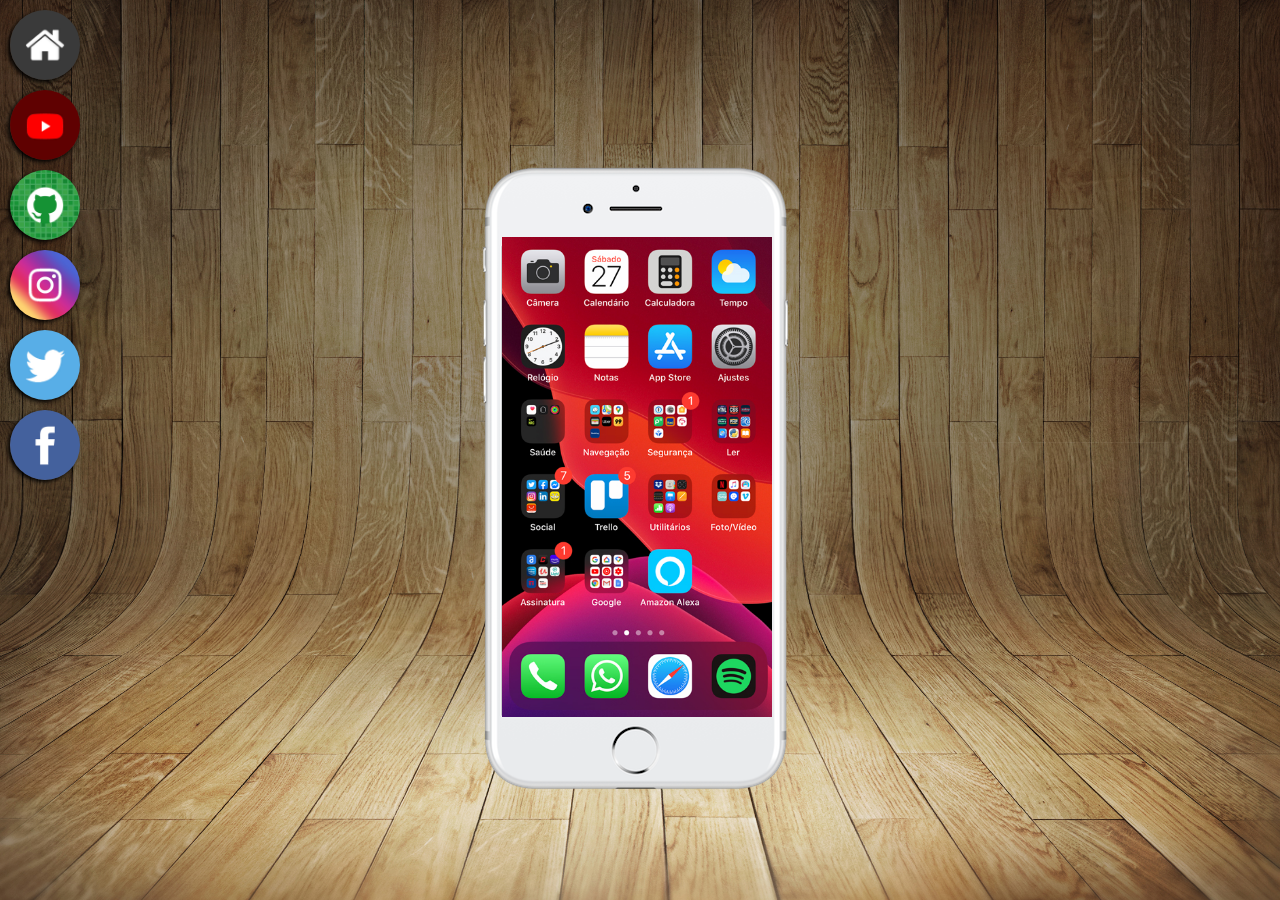
<file: index.html>
<!DOCTYPE html>
<html lang="en">
<head>
    <meta charset="UTF-8">
    <meta name="viewport" content="width=device-width, initial-scale=1.0">
    <title>Projeto rede social</title>
    <link rel="shortcut icon" href="favicon.ico" type="image/x-icon">
    <link rel="stylesheet" href="style.css">
</head>
<body>
    <header>

    </header>
    <section id="botoes">
        <a href="index.html"><img src="imagens/logo-home.jpg" target="" alt="" ></a>

        <a href="youtube.html" target="frame"><img src="imagens/logo-youtube.jpg" alt=""></a>

        <a href="git.html" target="frame"><img src="imagens/logo-github.jpg" alt="" ></a>

        <a href="instagram.html" target="frame"><img src="imagens/logo-instagram.jpg" alt="" srcset=""></a>

        <a href="twitter.html" target="frame"><img src="imagens/logo-twitter.jpg" alt=""></a>

        <a href="facebook.html" target="frame"><img src="imagens/logo-facebook.jpg" alt="" ></a>
    </section>
    <main>
        <section class="tela-celular" >
            <iframe class="frame" name="frame" id="tela" scrolling="yes"> </iframe>
        </section>

    </main>
</body>
</html>
</file>
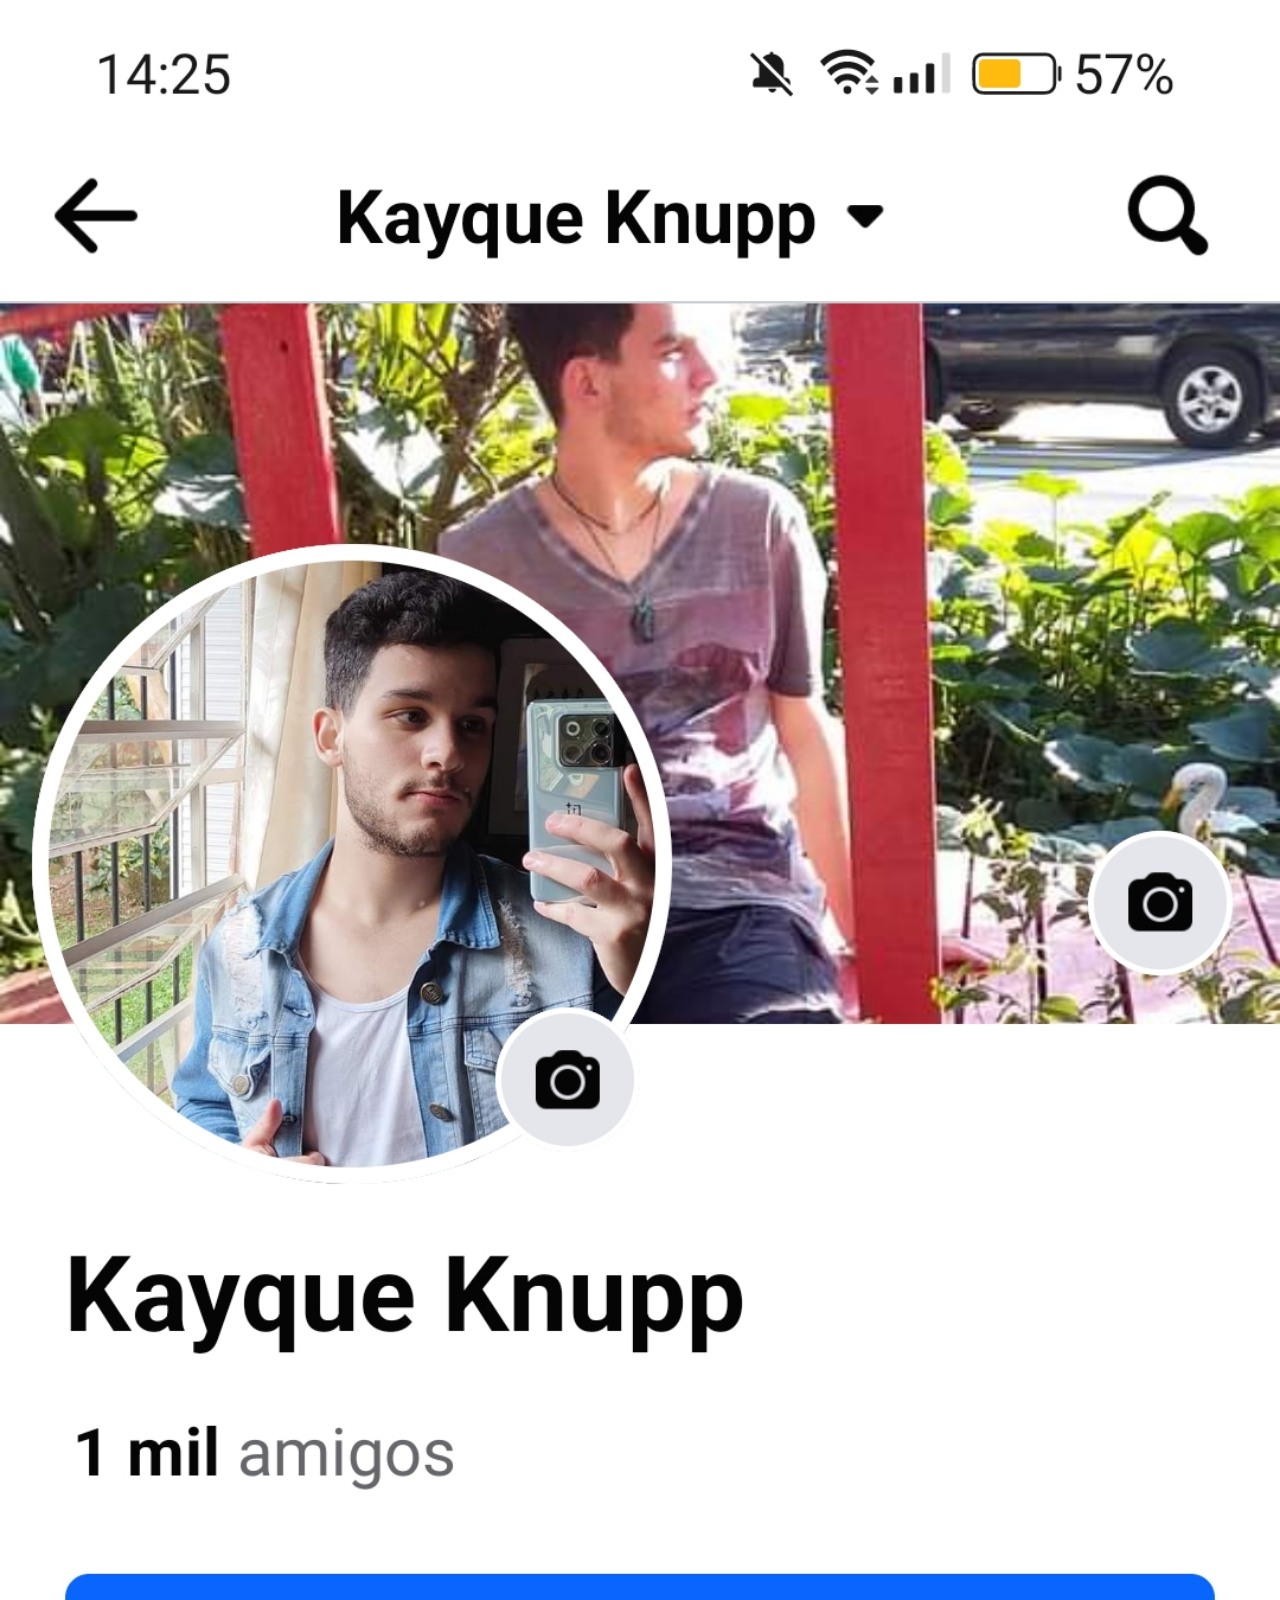
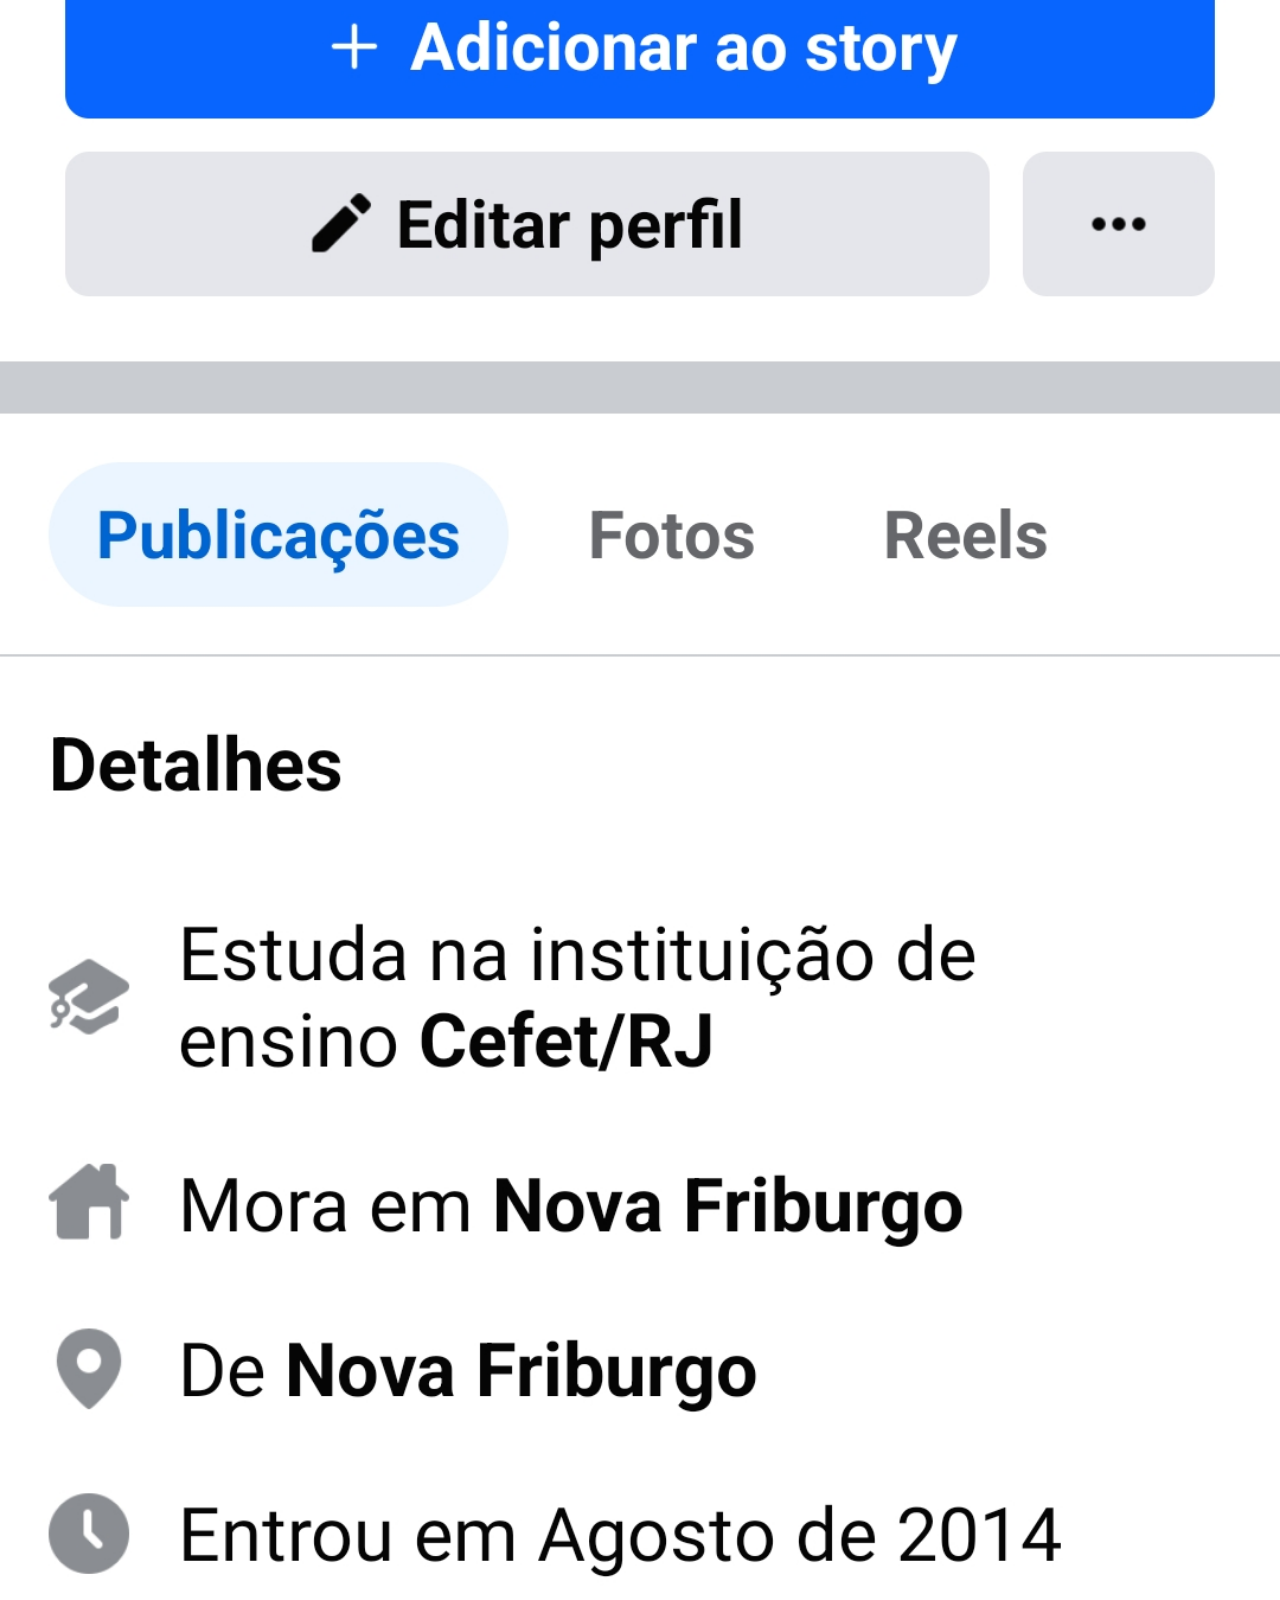
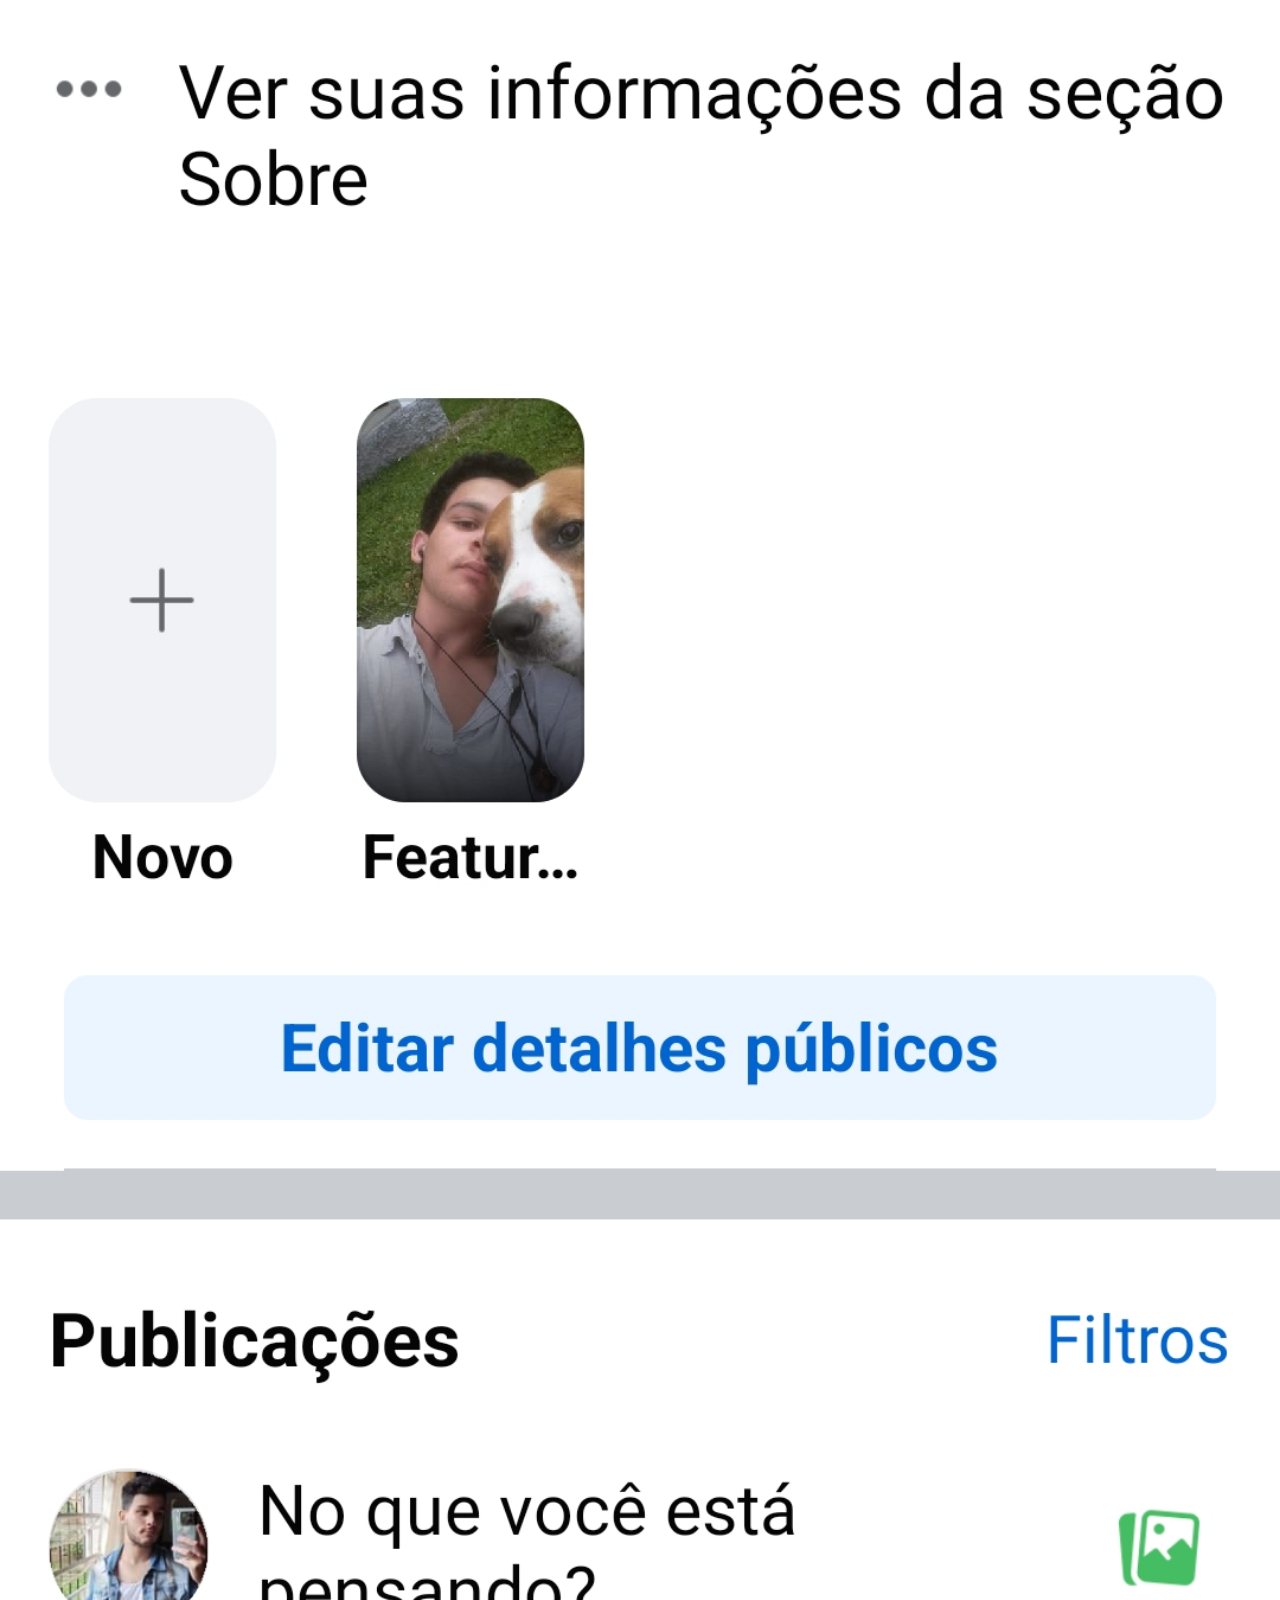
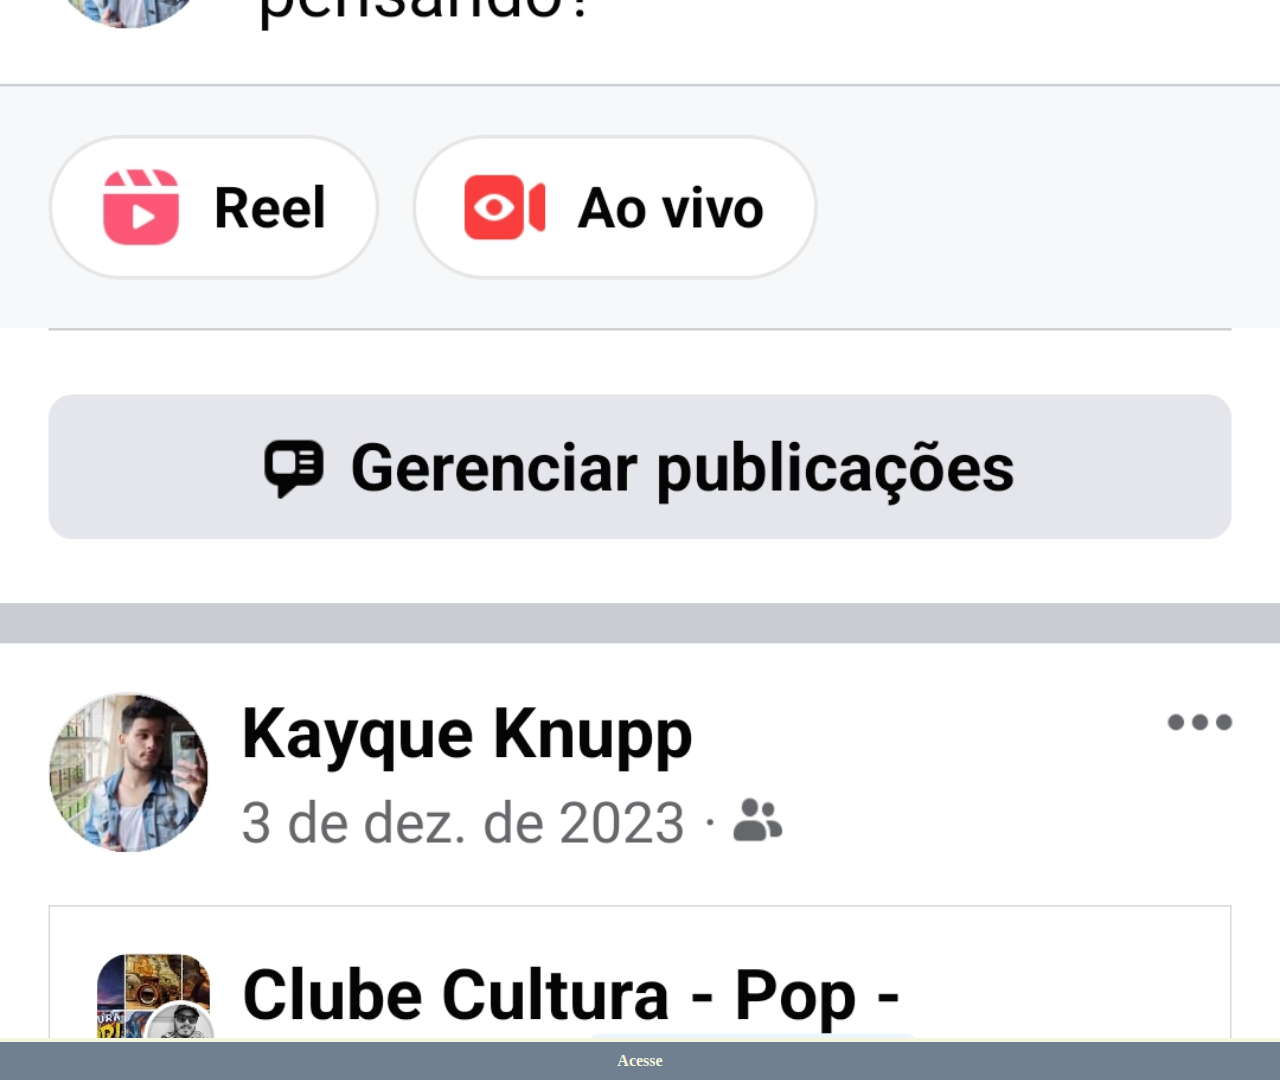
<file: facebook.html>
<!DOCTYPE html>
<html lang="pt-br">
<head>
    <meta charset="UTF-8">
    <meta name="viewport" content="width=device-width, initial-scale=1.0">
    <title>Facebook</title>
    <link rel="stylesheet" href="styleframe.css">
</head>
<body>
    <img src="imagens/tela-facebook.jpg" alt="" >
    <a href="https://www.facebook.com/kayque.knupp.3/" target="_blank">Acesse</a>
</body>
</html>
</file>
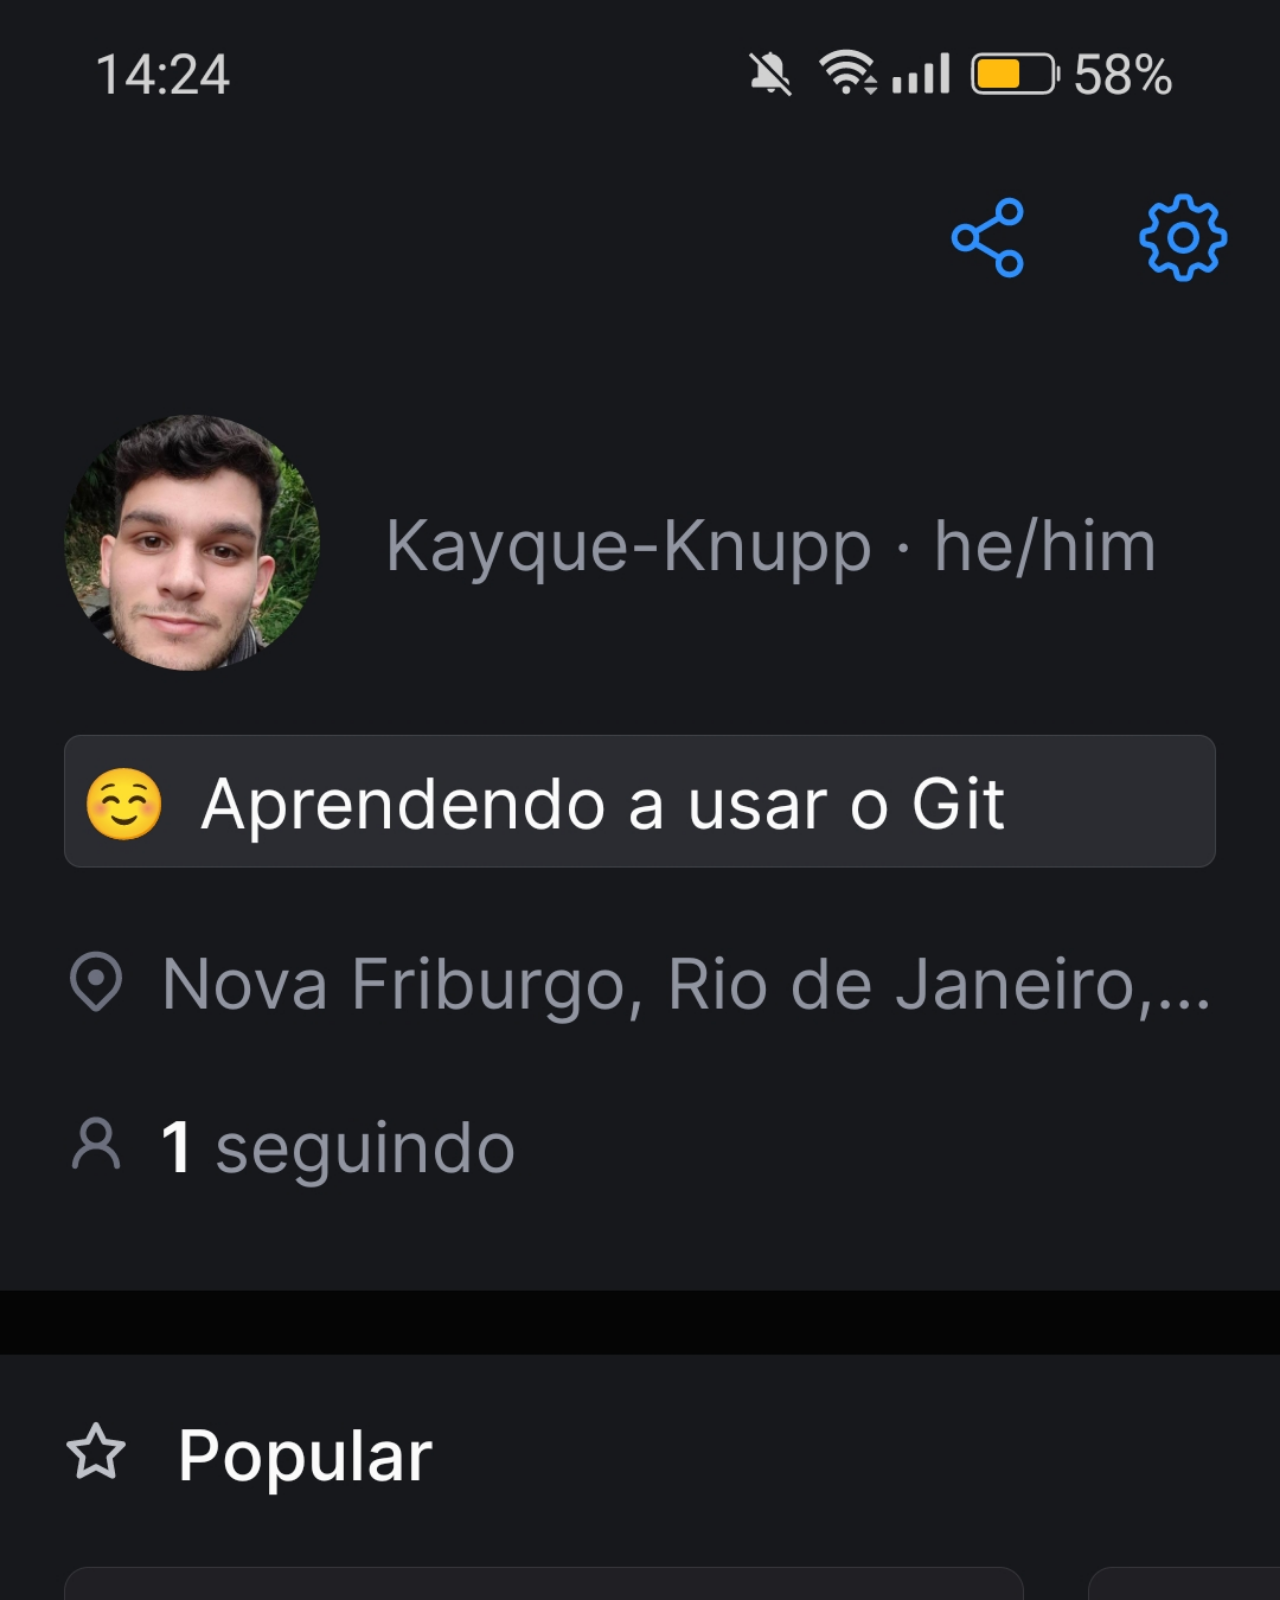
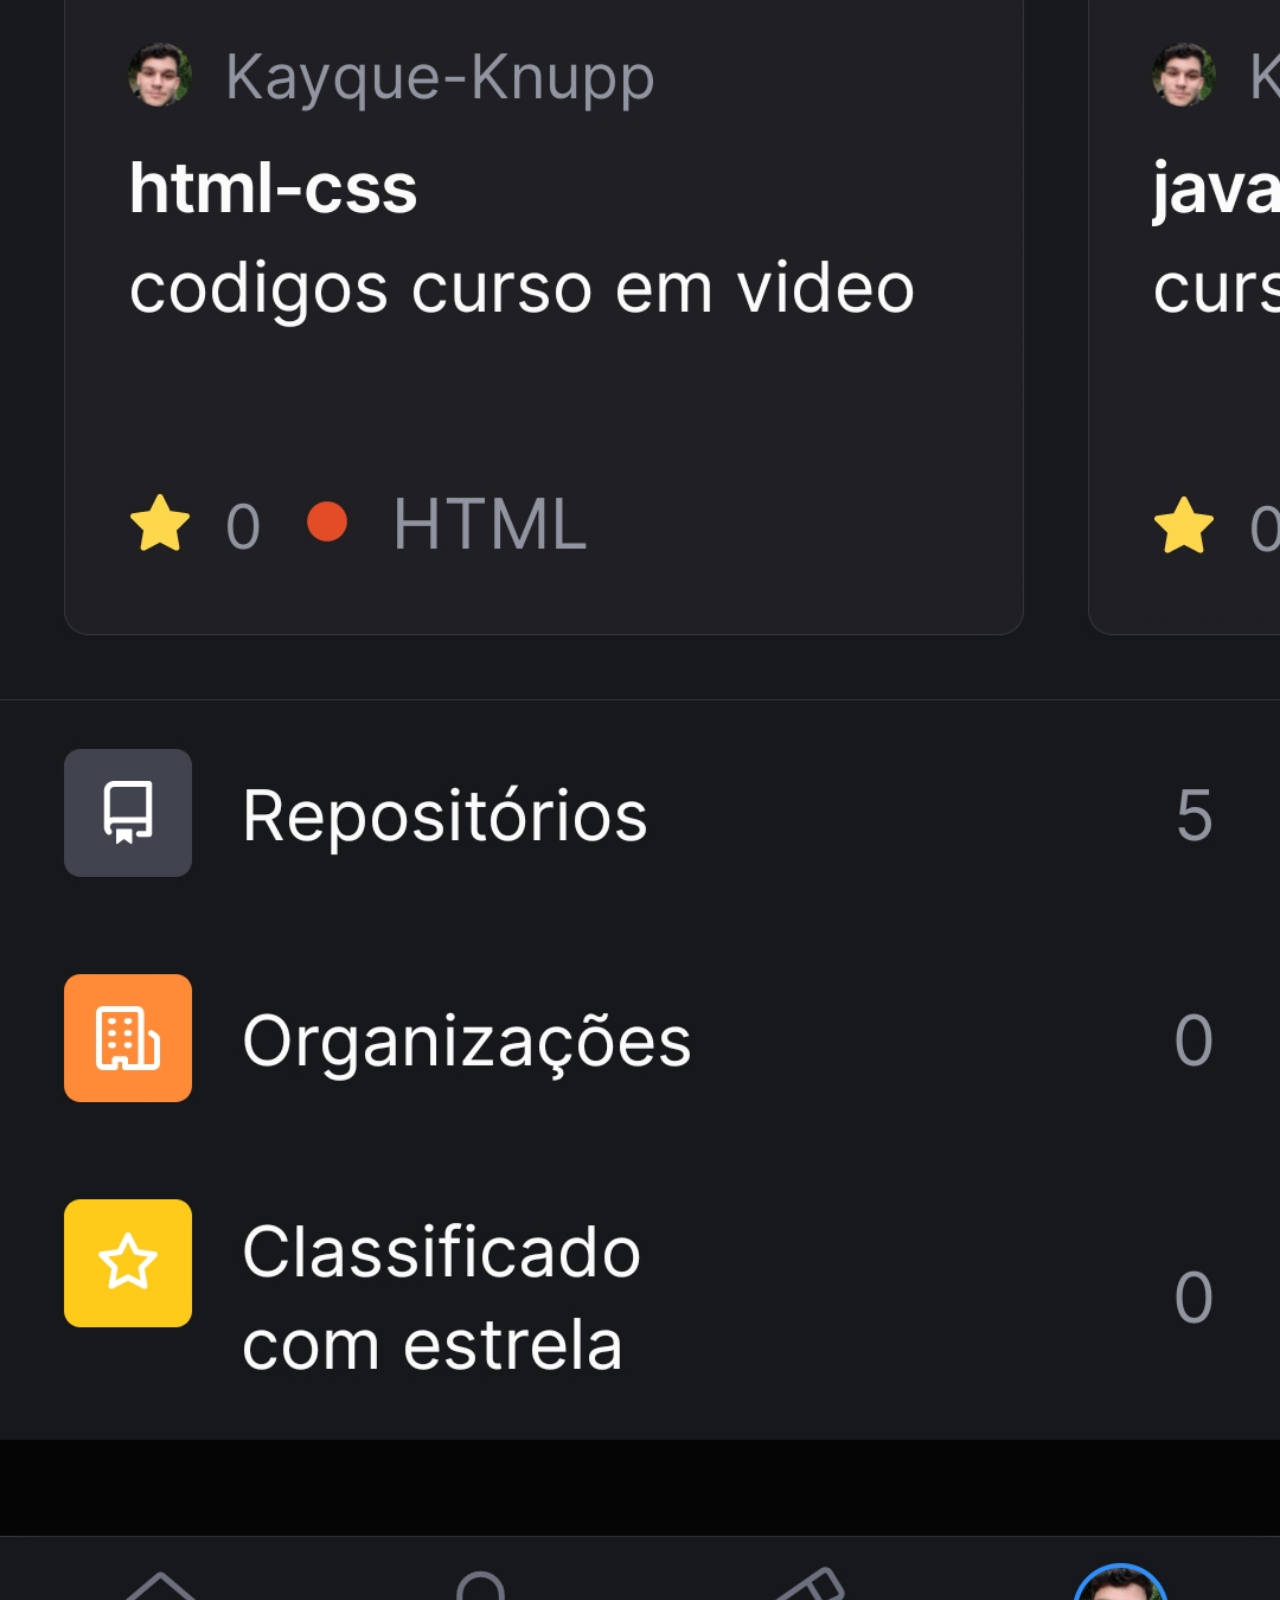
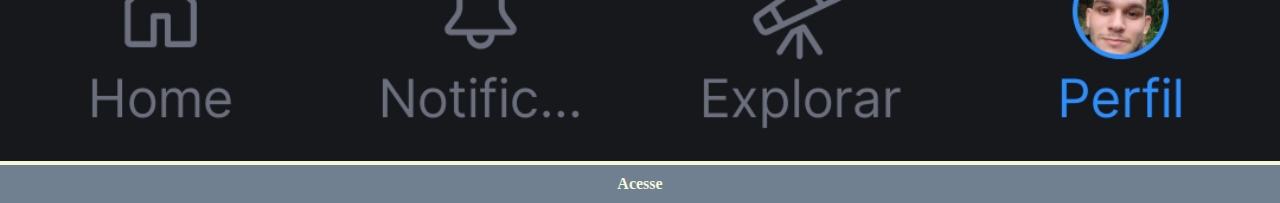
<file: git.html>
<!DOCTYPE html>
<html lang="pt-br">
<head>
    <meta charset="UTF-8">
    <meta name="viewport" content="width=device-width, initial-scale=1.0">
    <title>Github</title>
    <link rel="stylesheet" href="styleframe.css">
</head>
<body>
    <img src="imagens/tela-github.jpg" alt="" >
    <a href="https://github.com/Kayque-Knupp" target="_blank">Acesse</a>
</body>
</html>
</file>
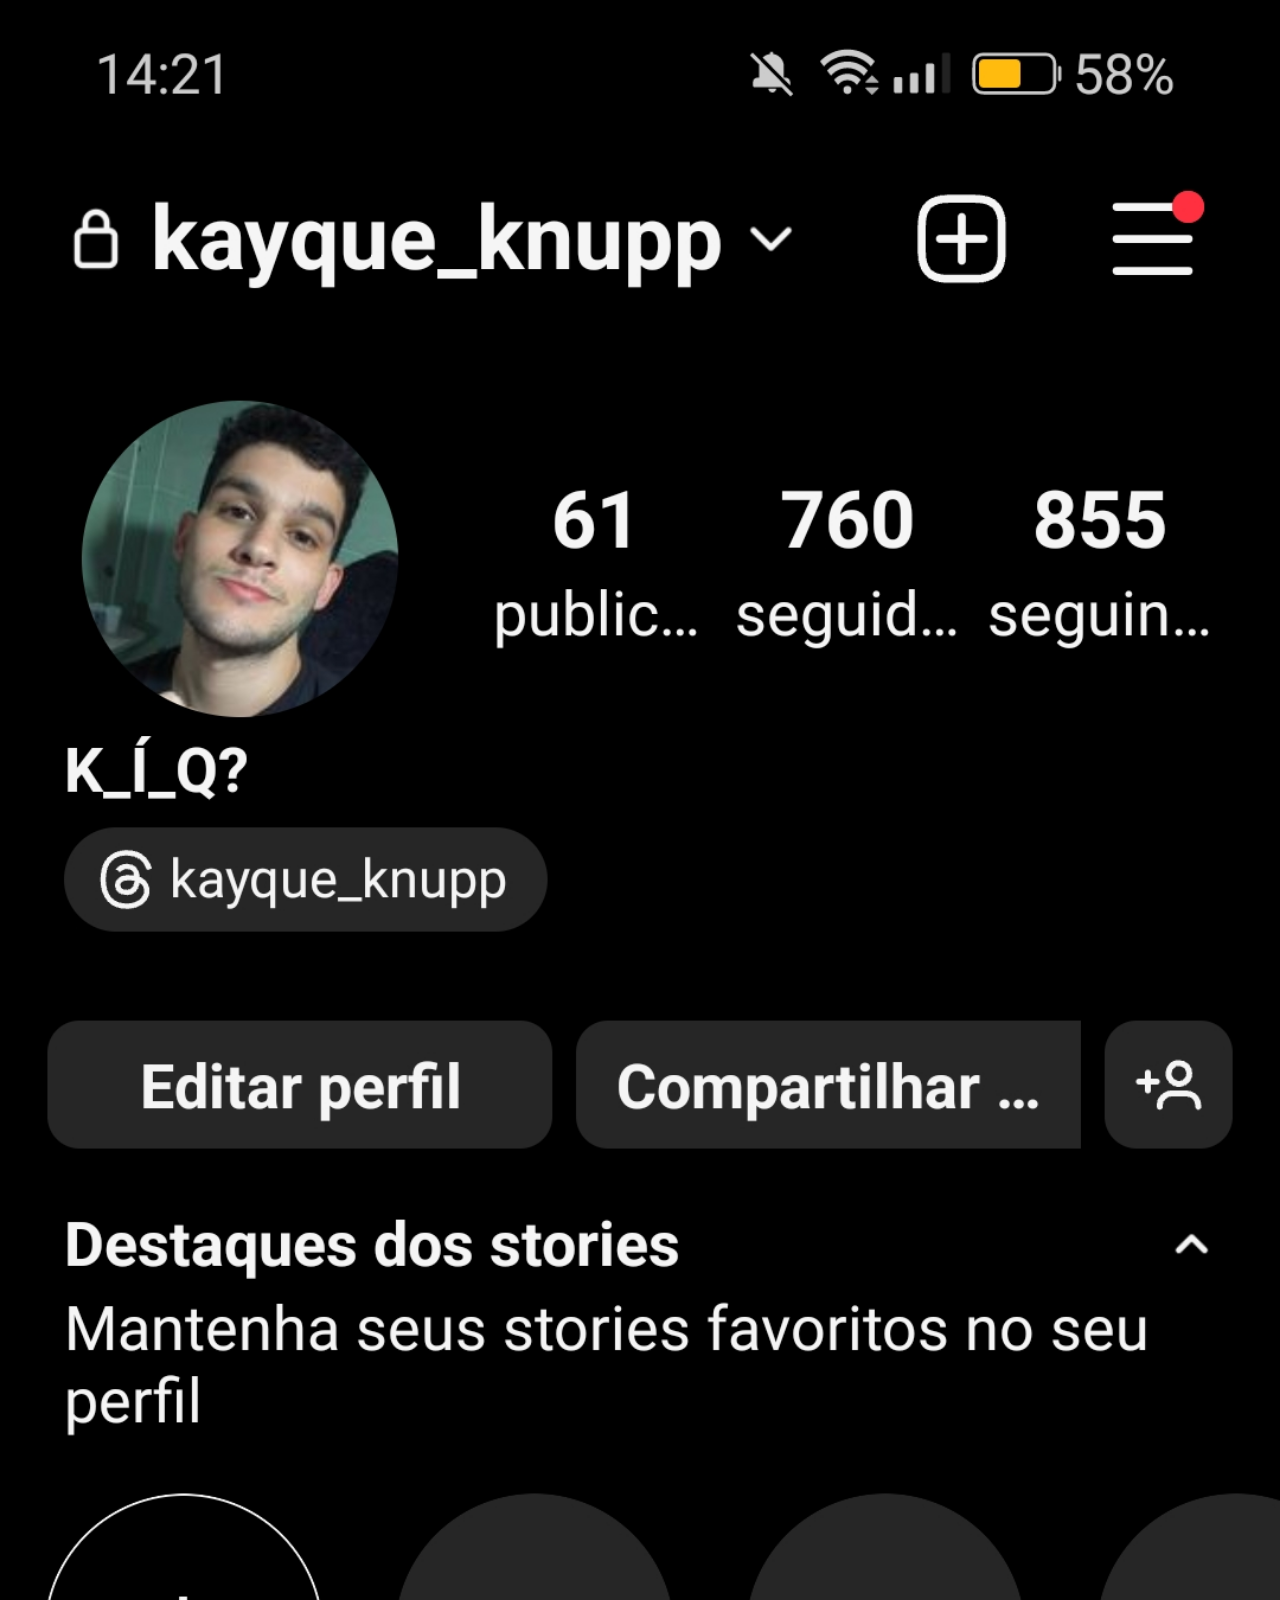
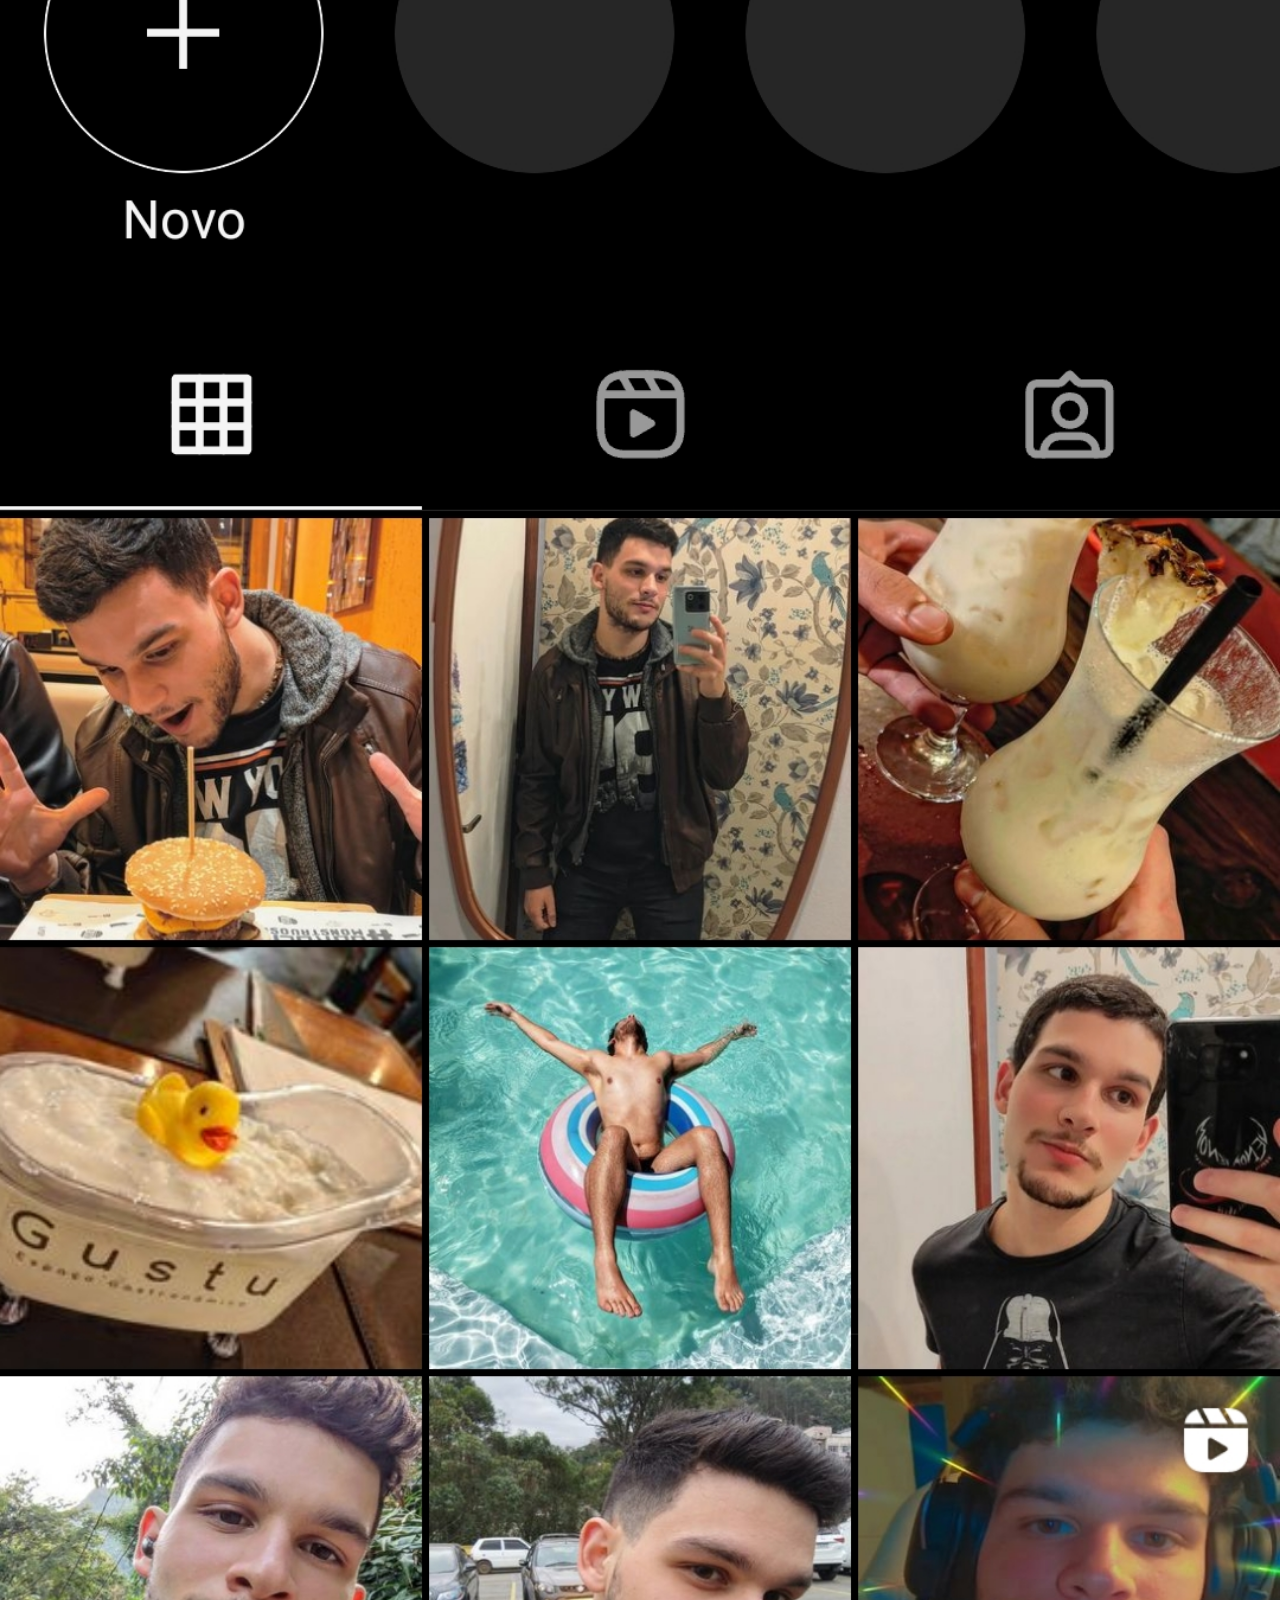
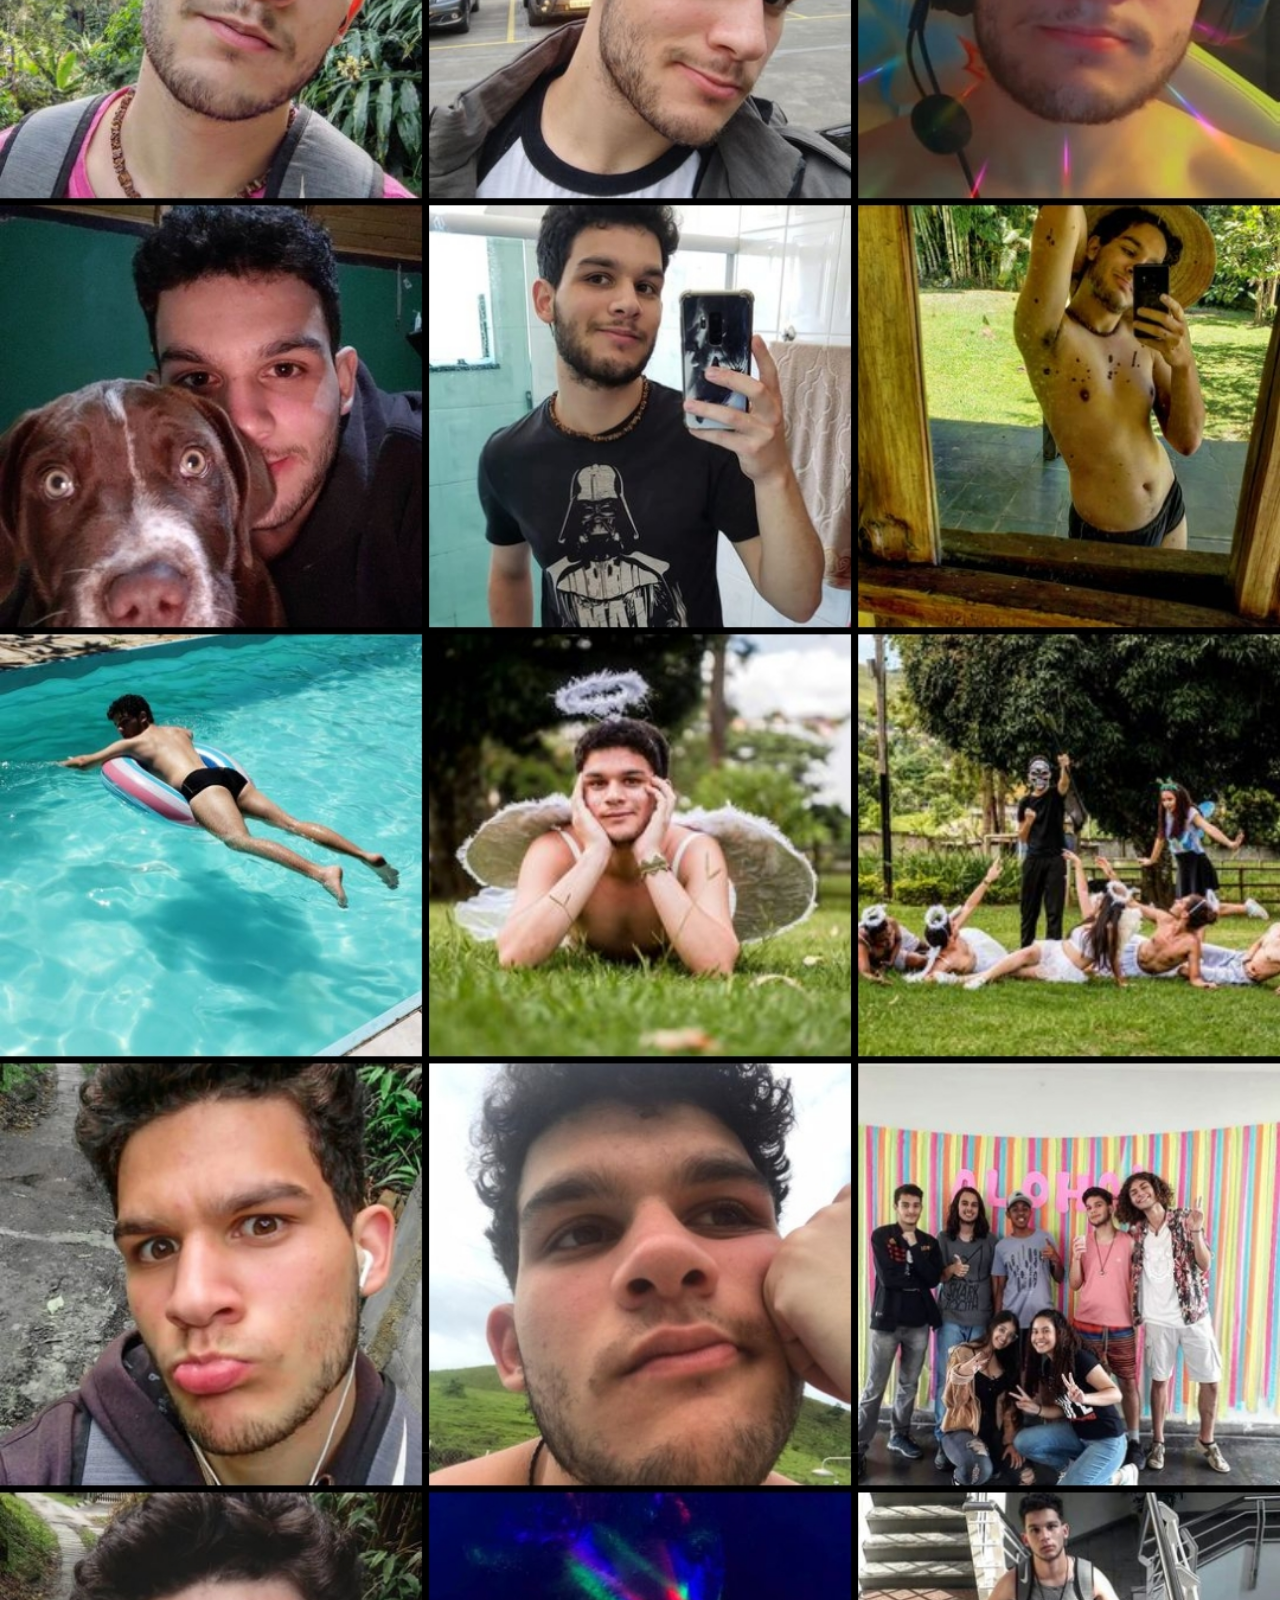
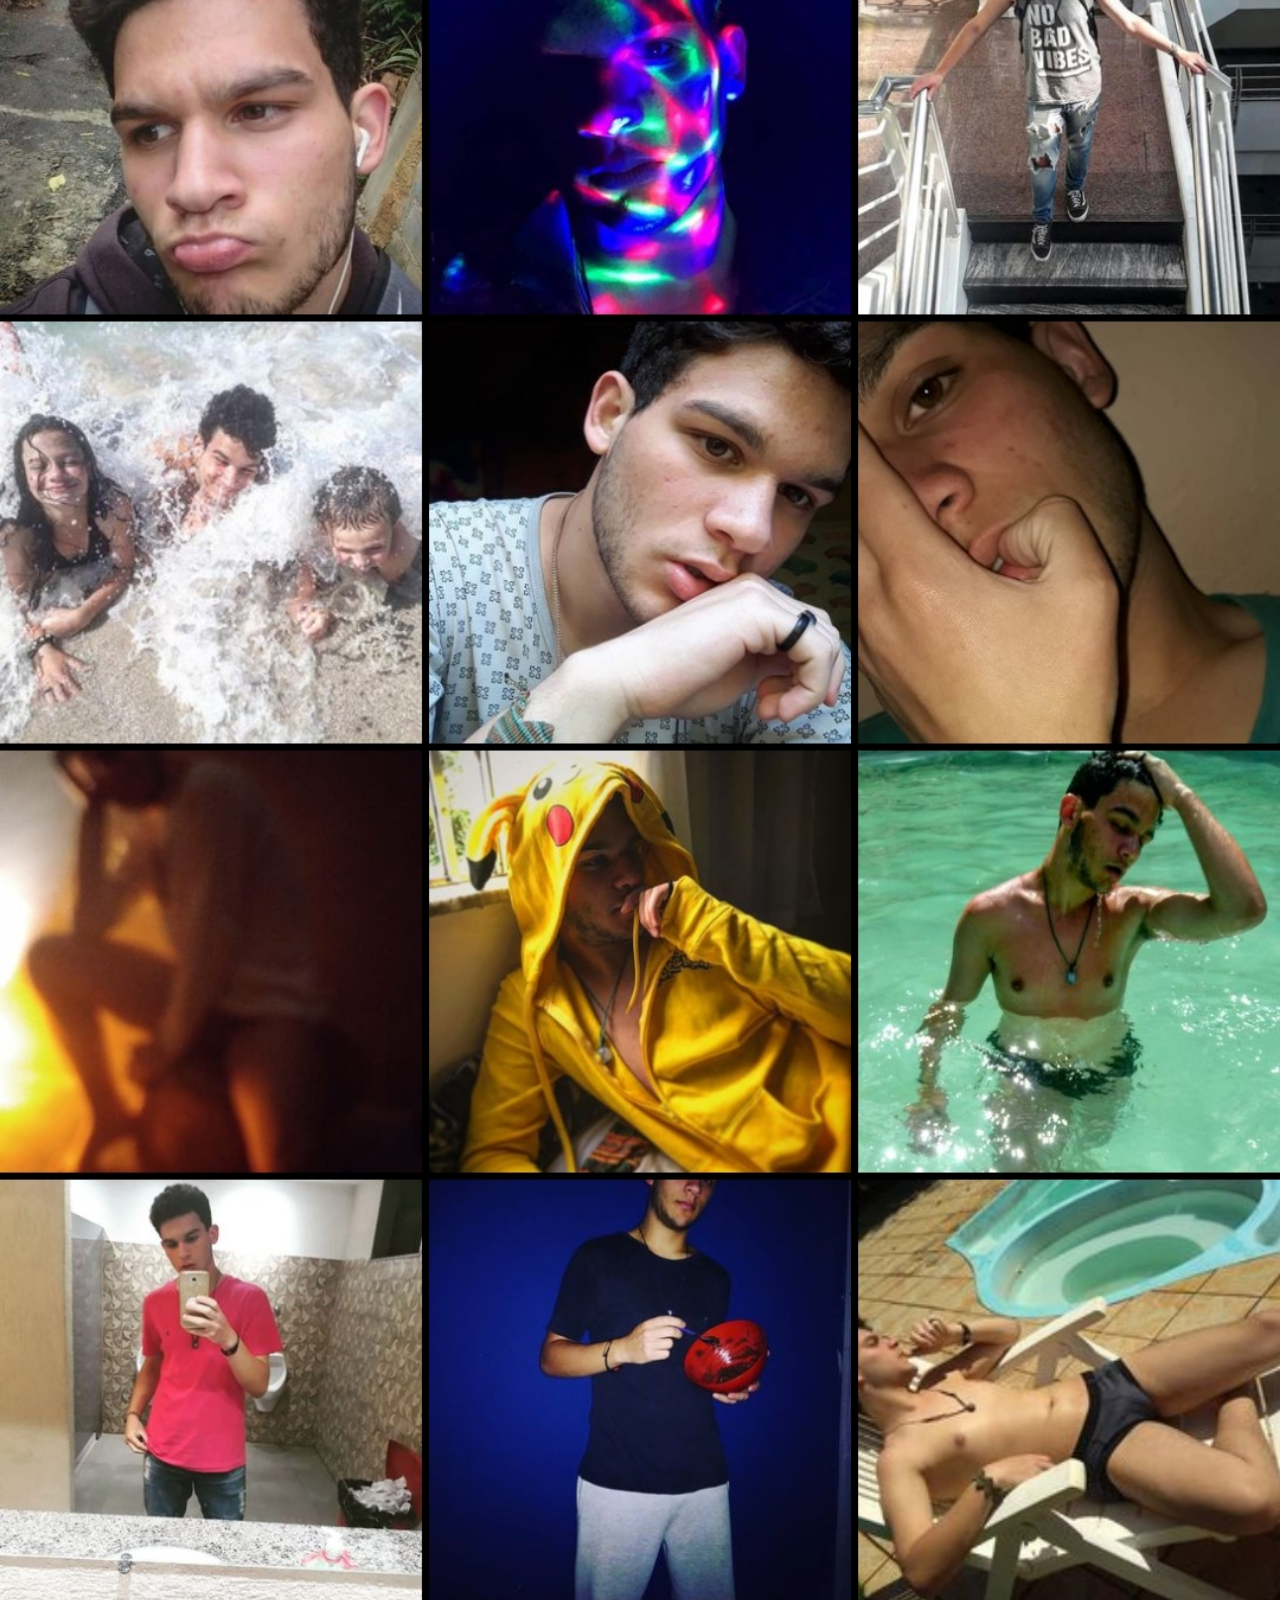
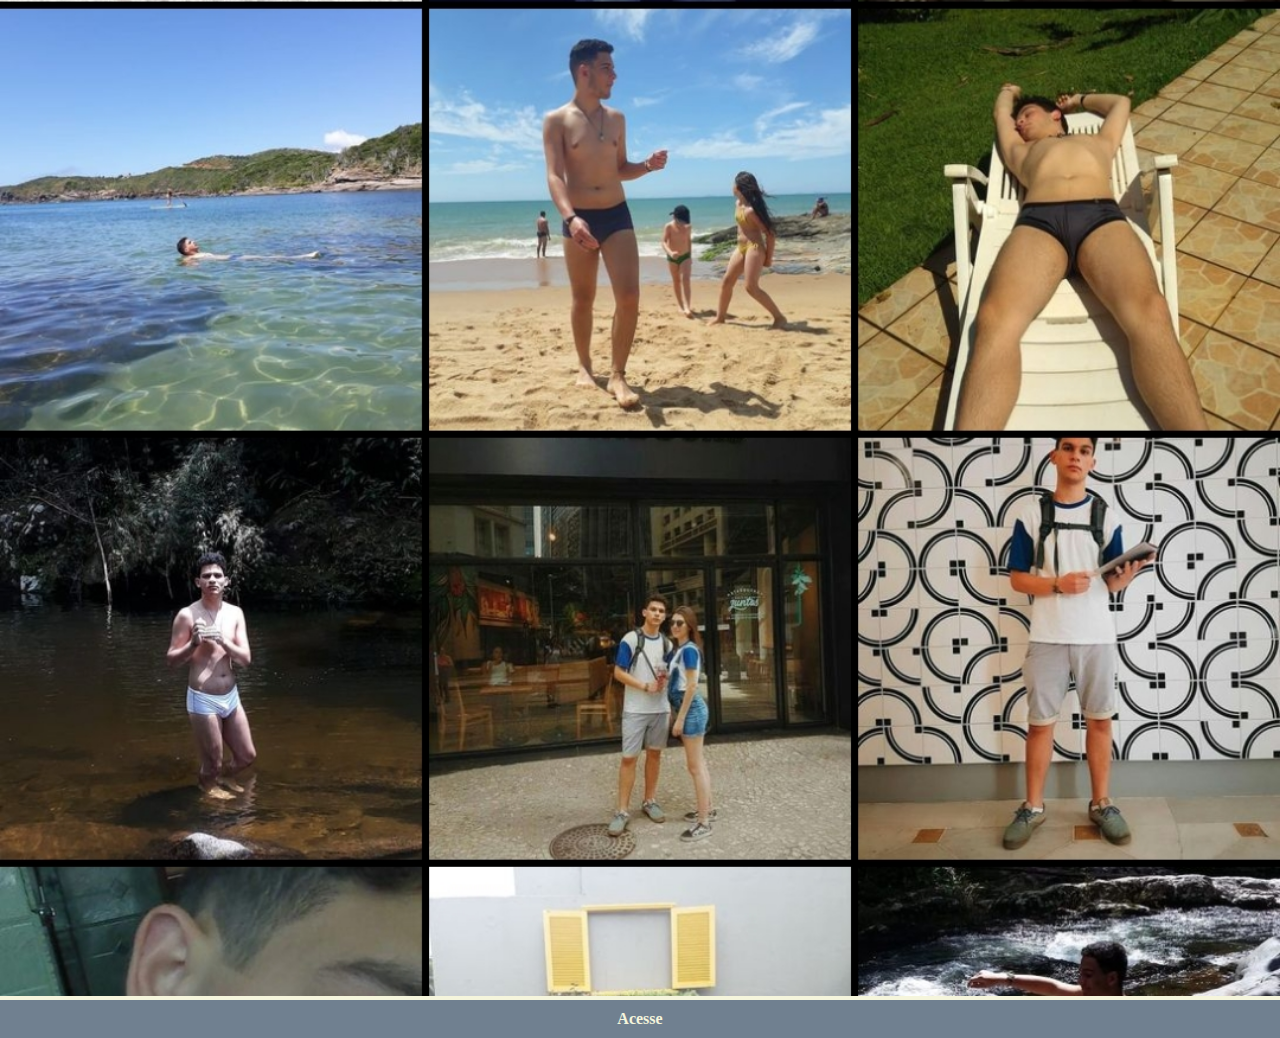
<file: instagram.html>
<!DOCTYPE html>
<html lang="pt-br">
<head>
    <meta charset="UTF-8">
    <meta name="viewport" content="width=device-width, initial-scale=1.0">
    <title>Instagram</title>
    <link rel="stylesheet" href="styleframe.css">
</head>
<body>
    <img src="imagens/tela-instagram.jpg" >
    <a href="https://www.instagram.com/kayque_knupp/" target="_blank">Acesse</a>
</body>
</html>
</file>
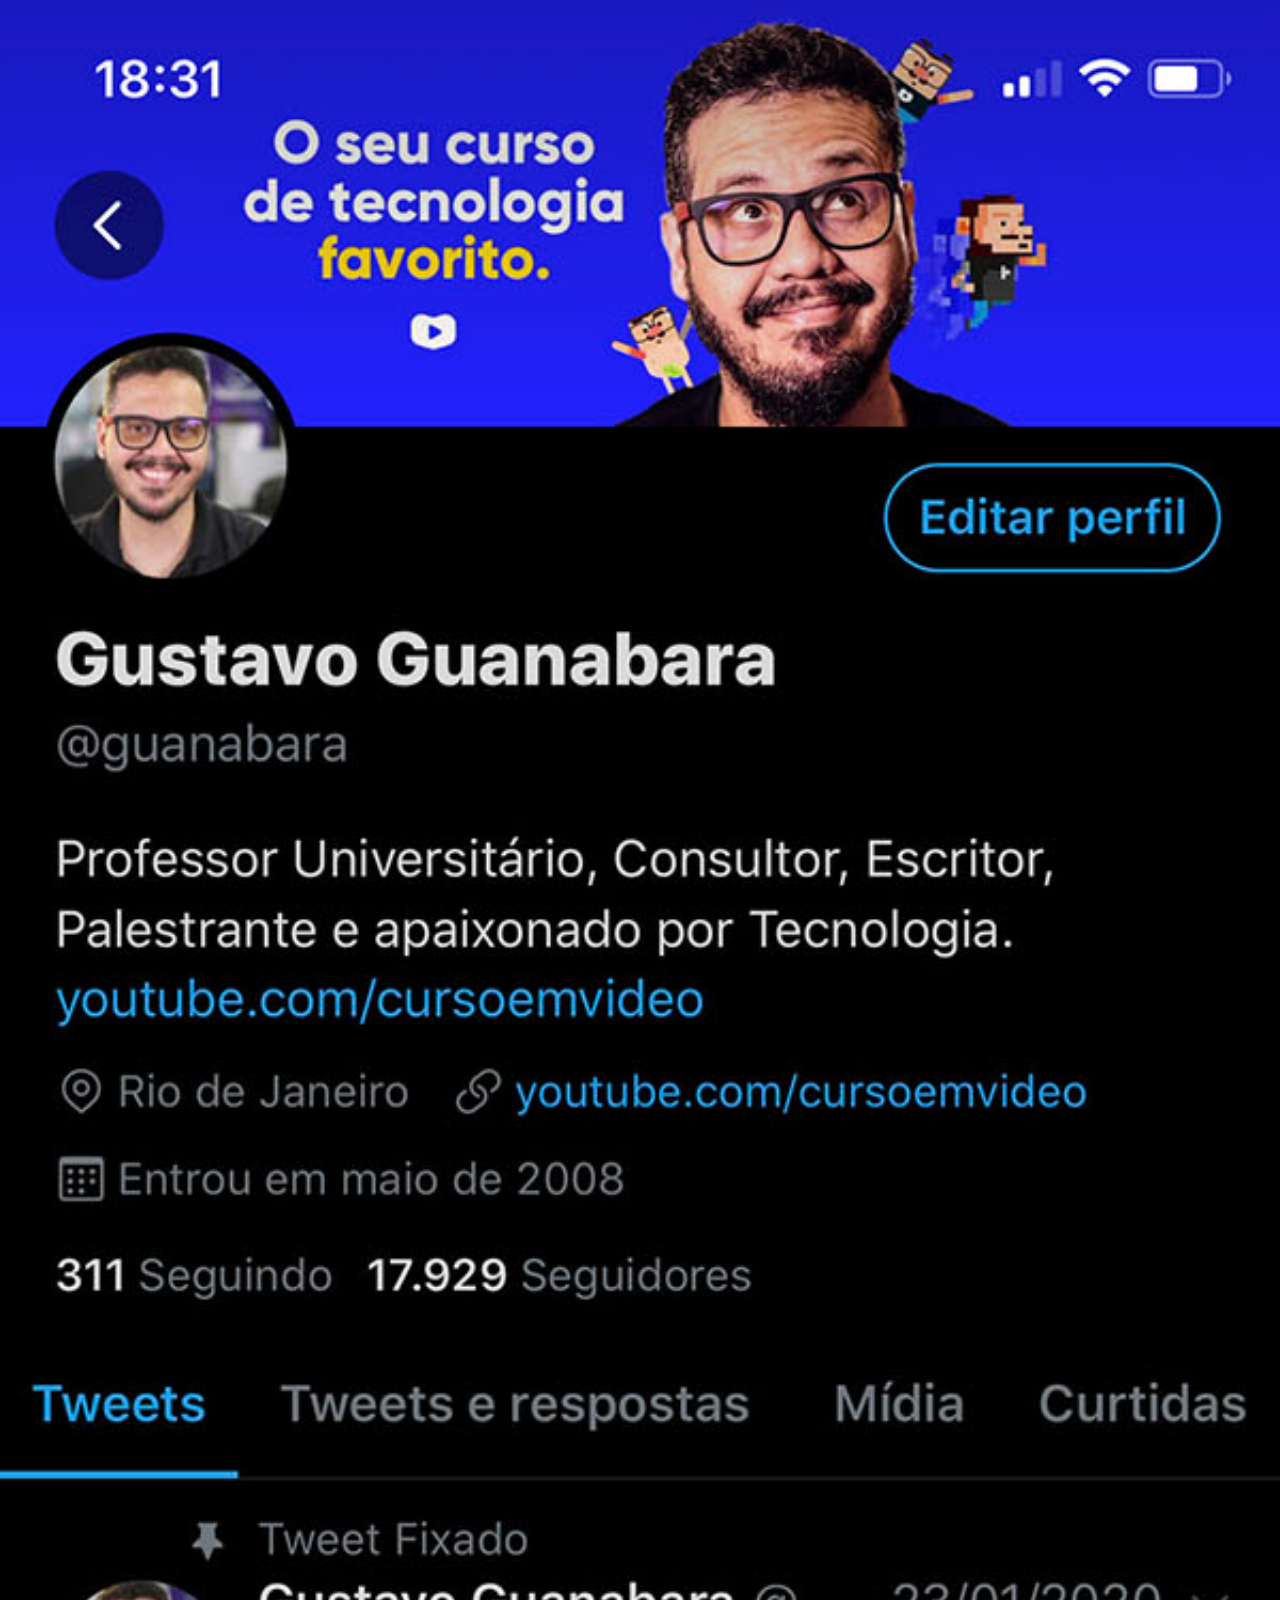
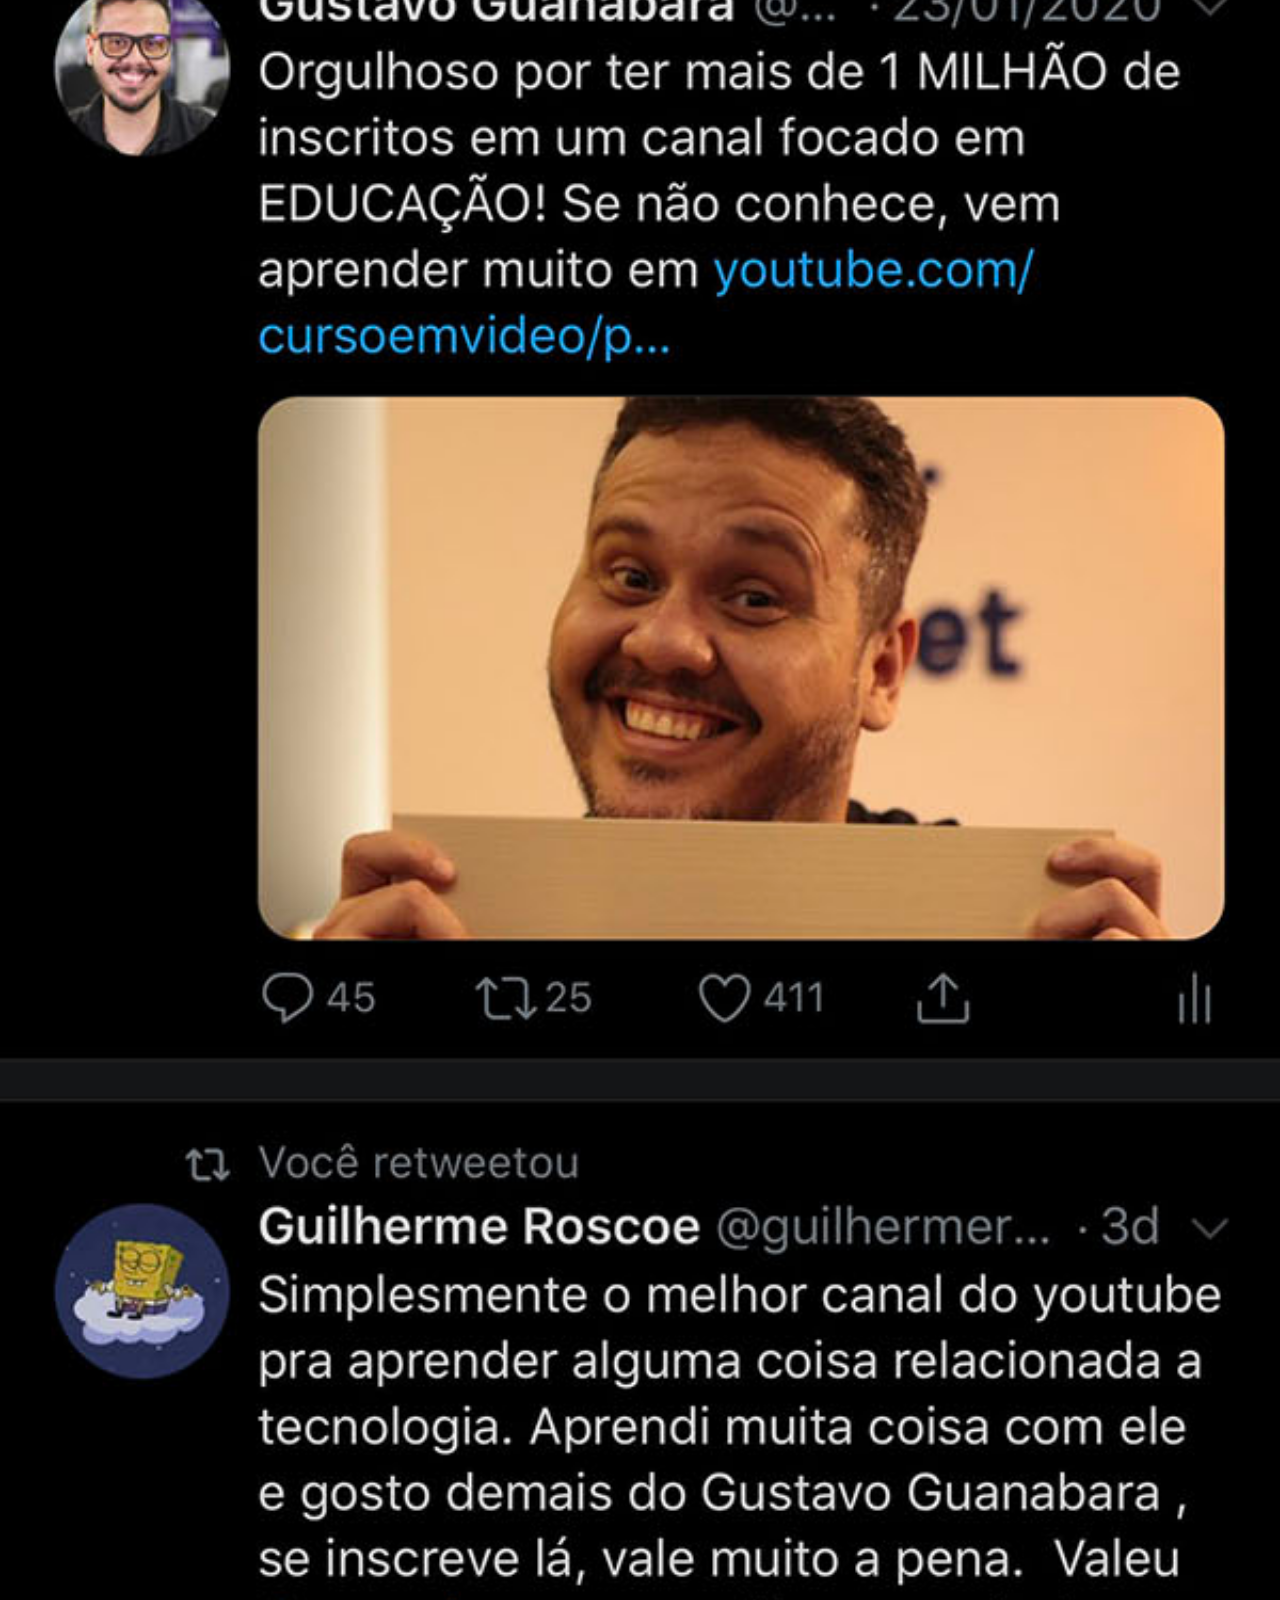
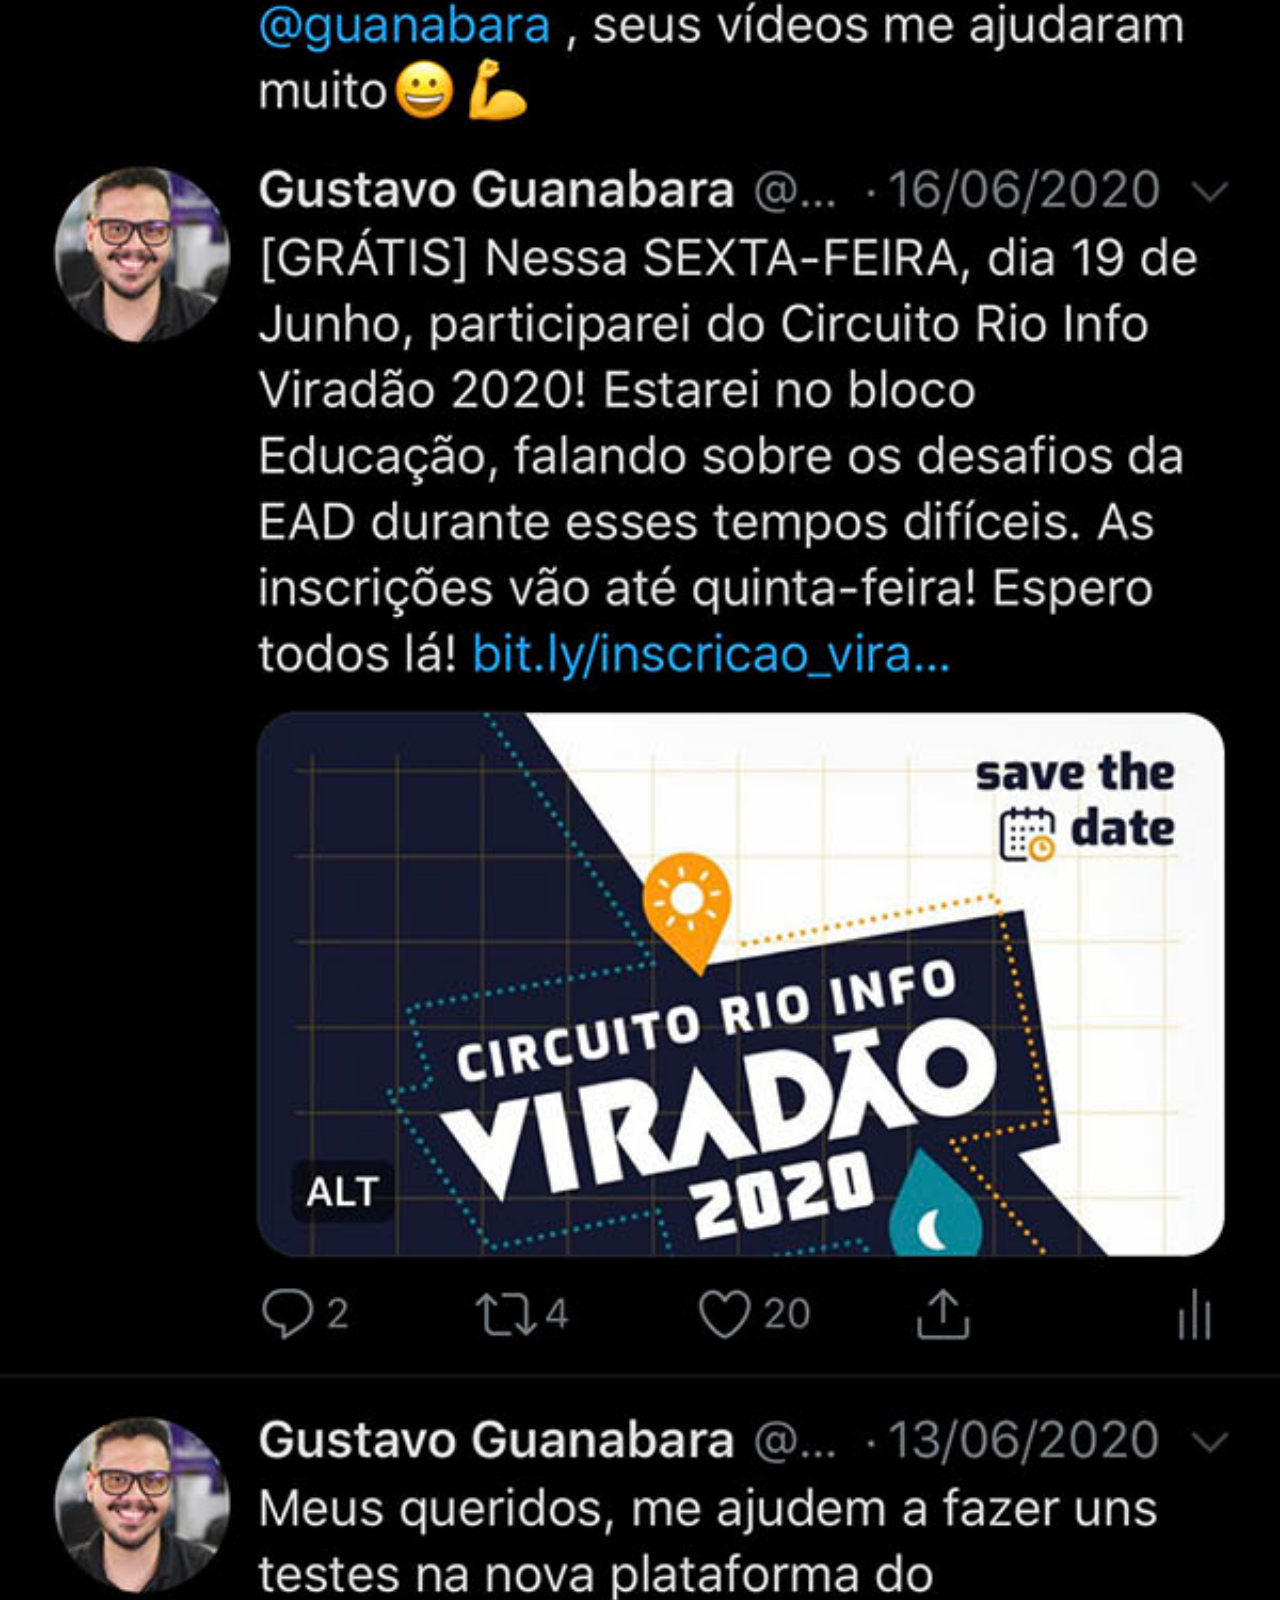
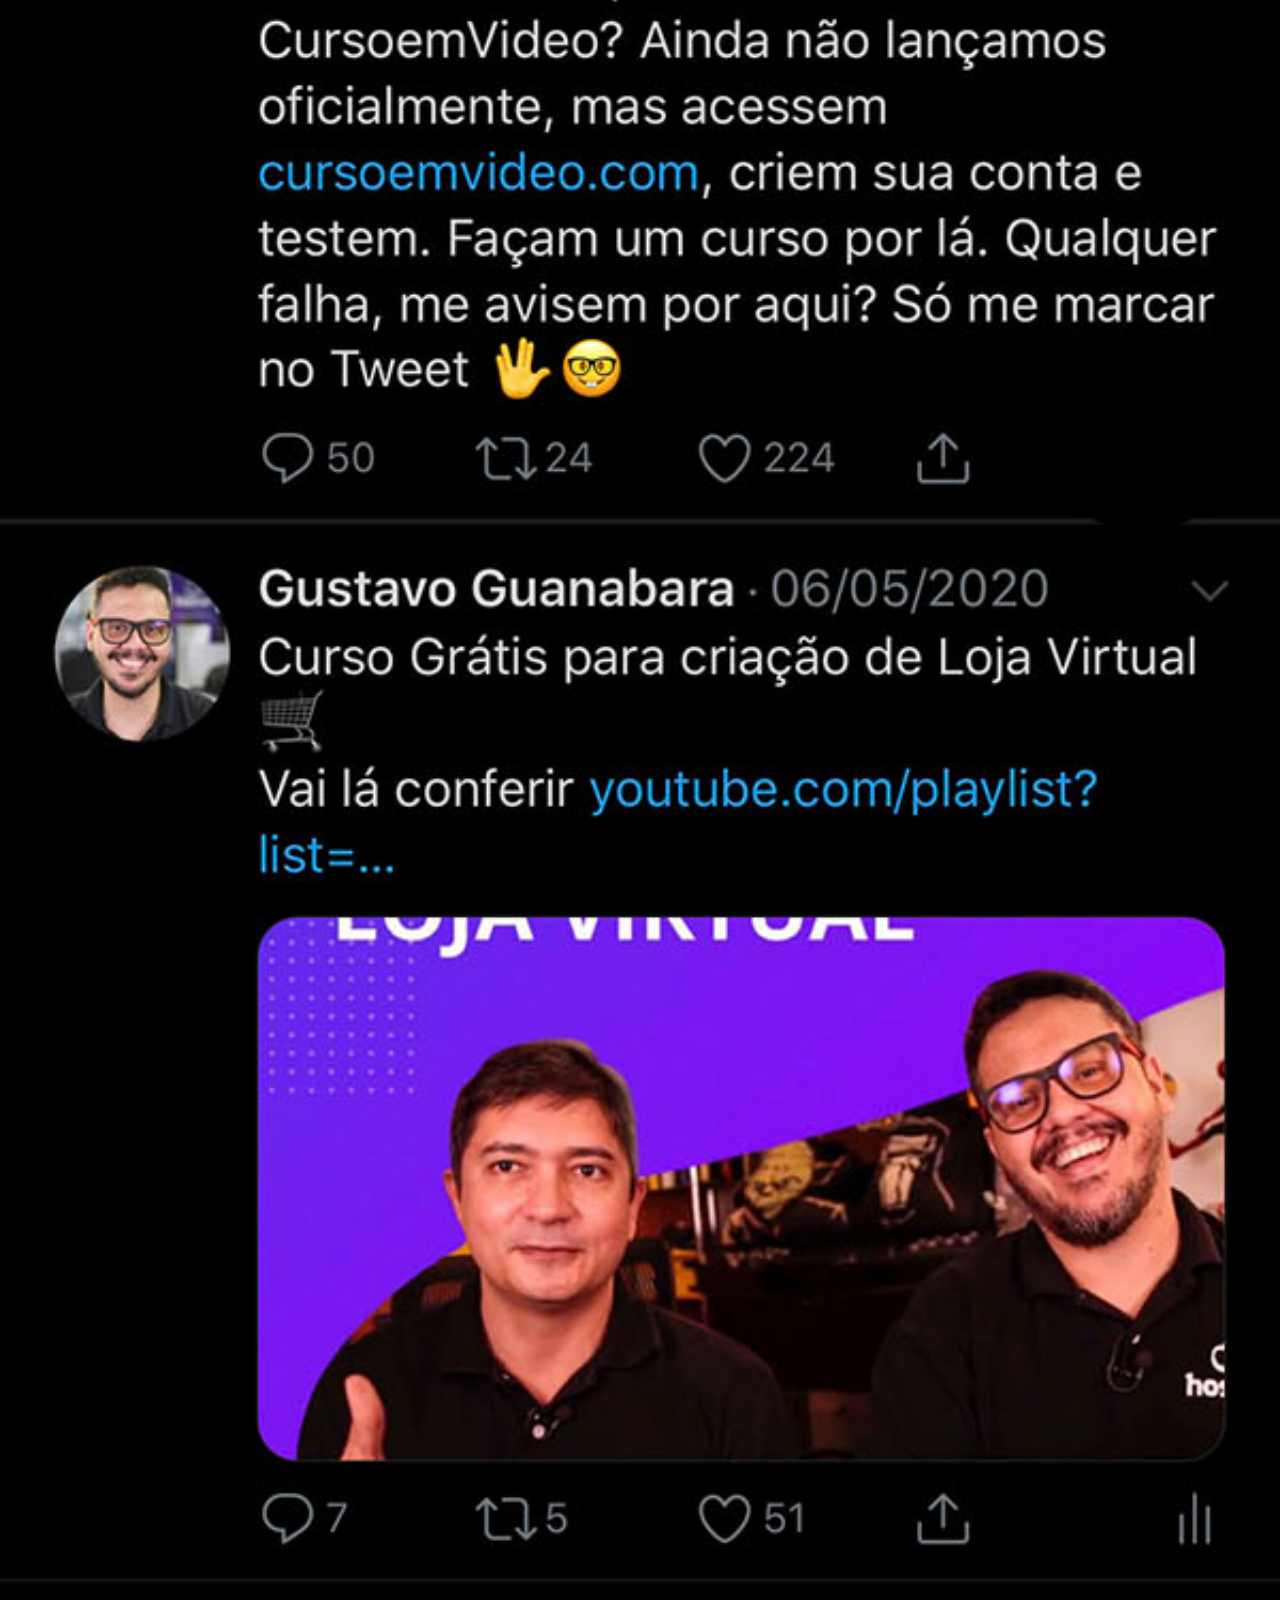
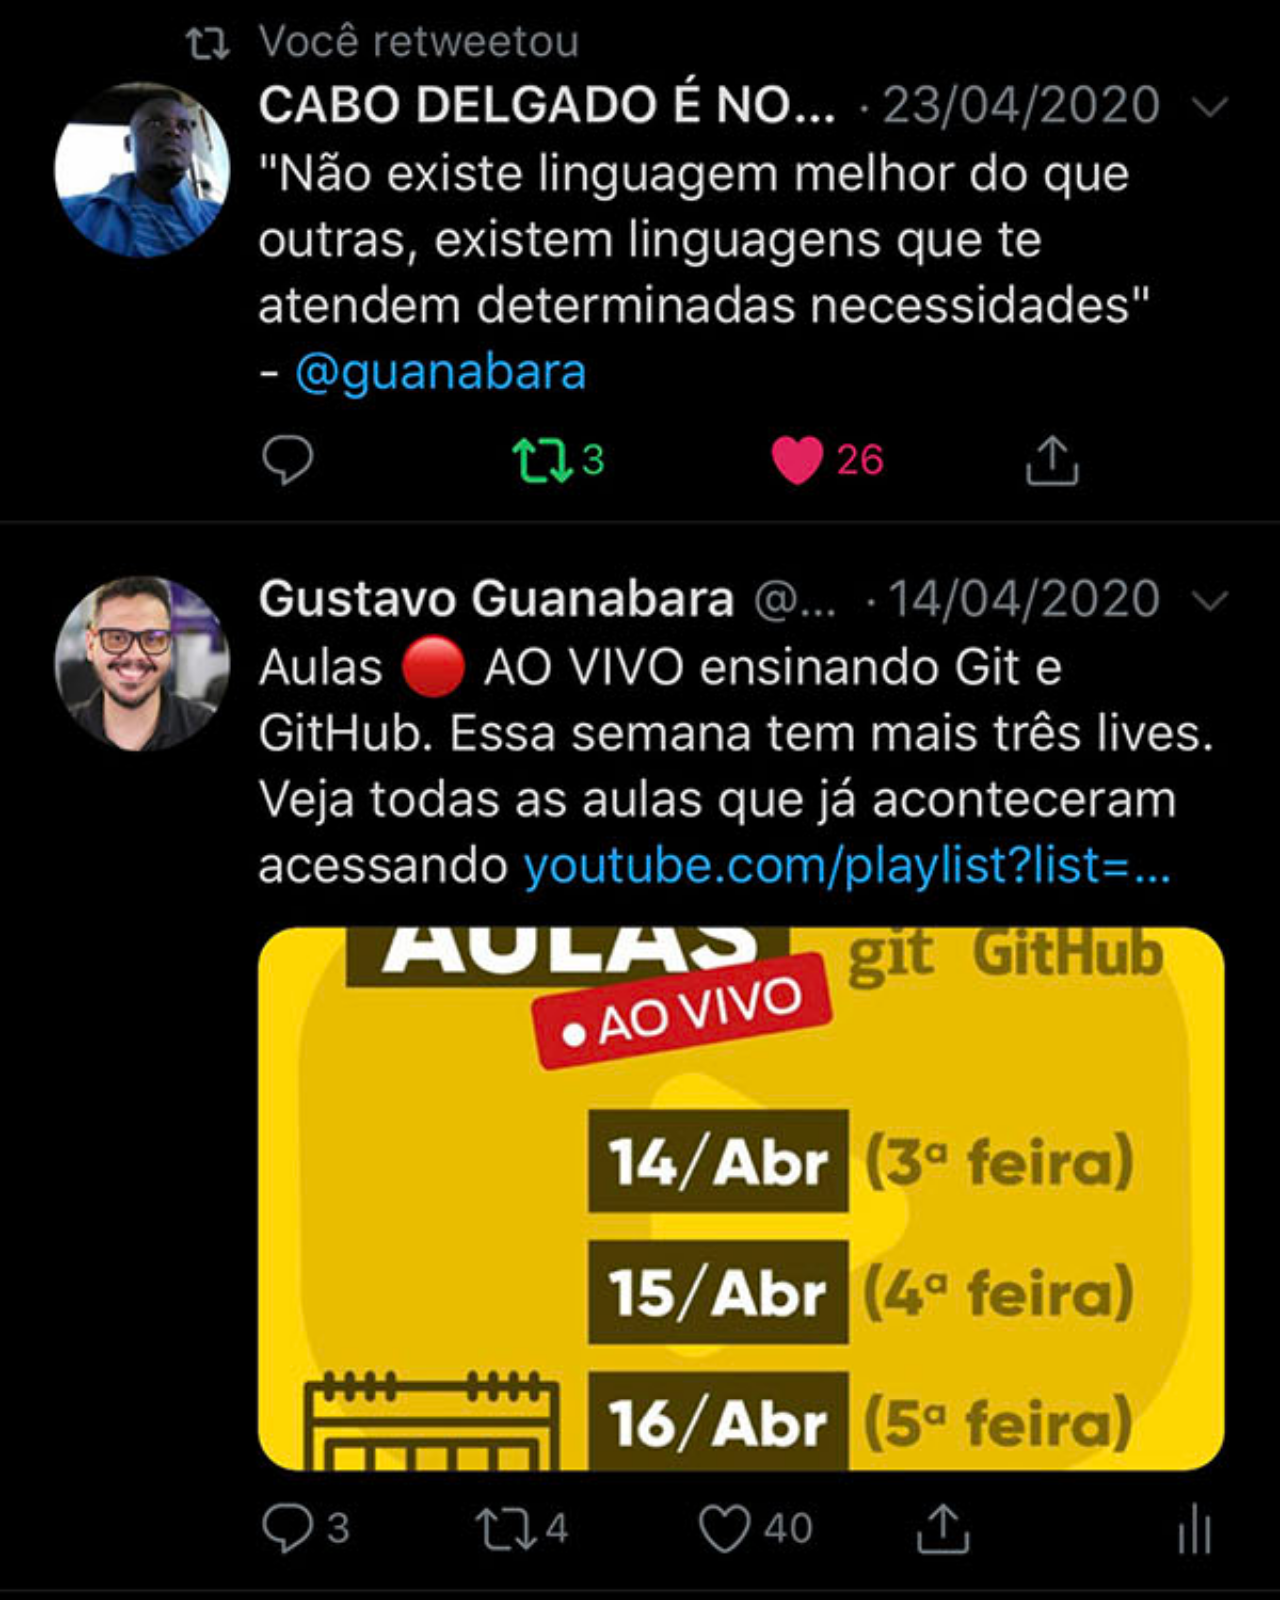
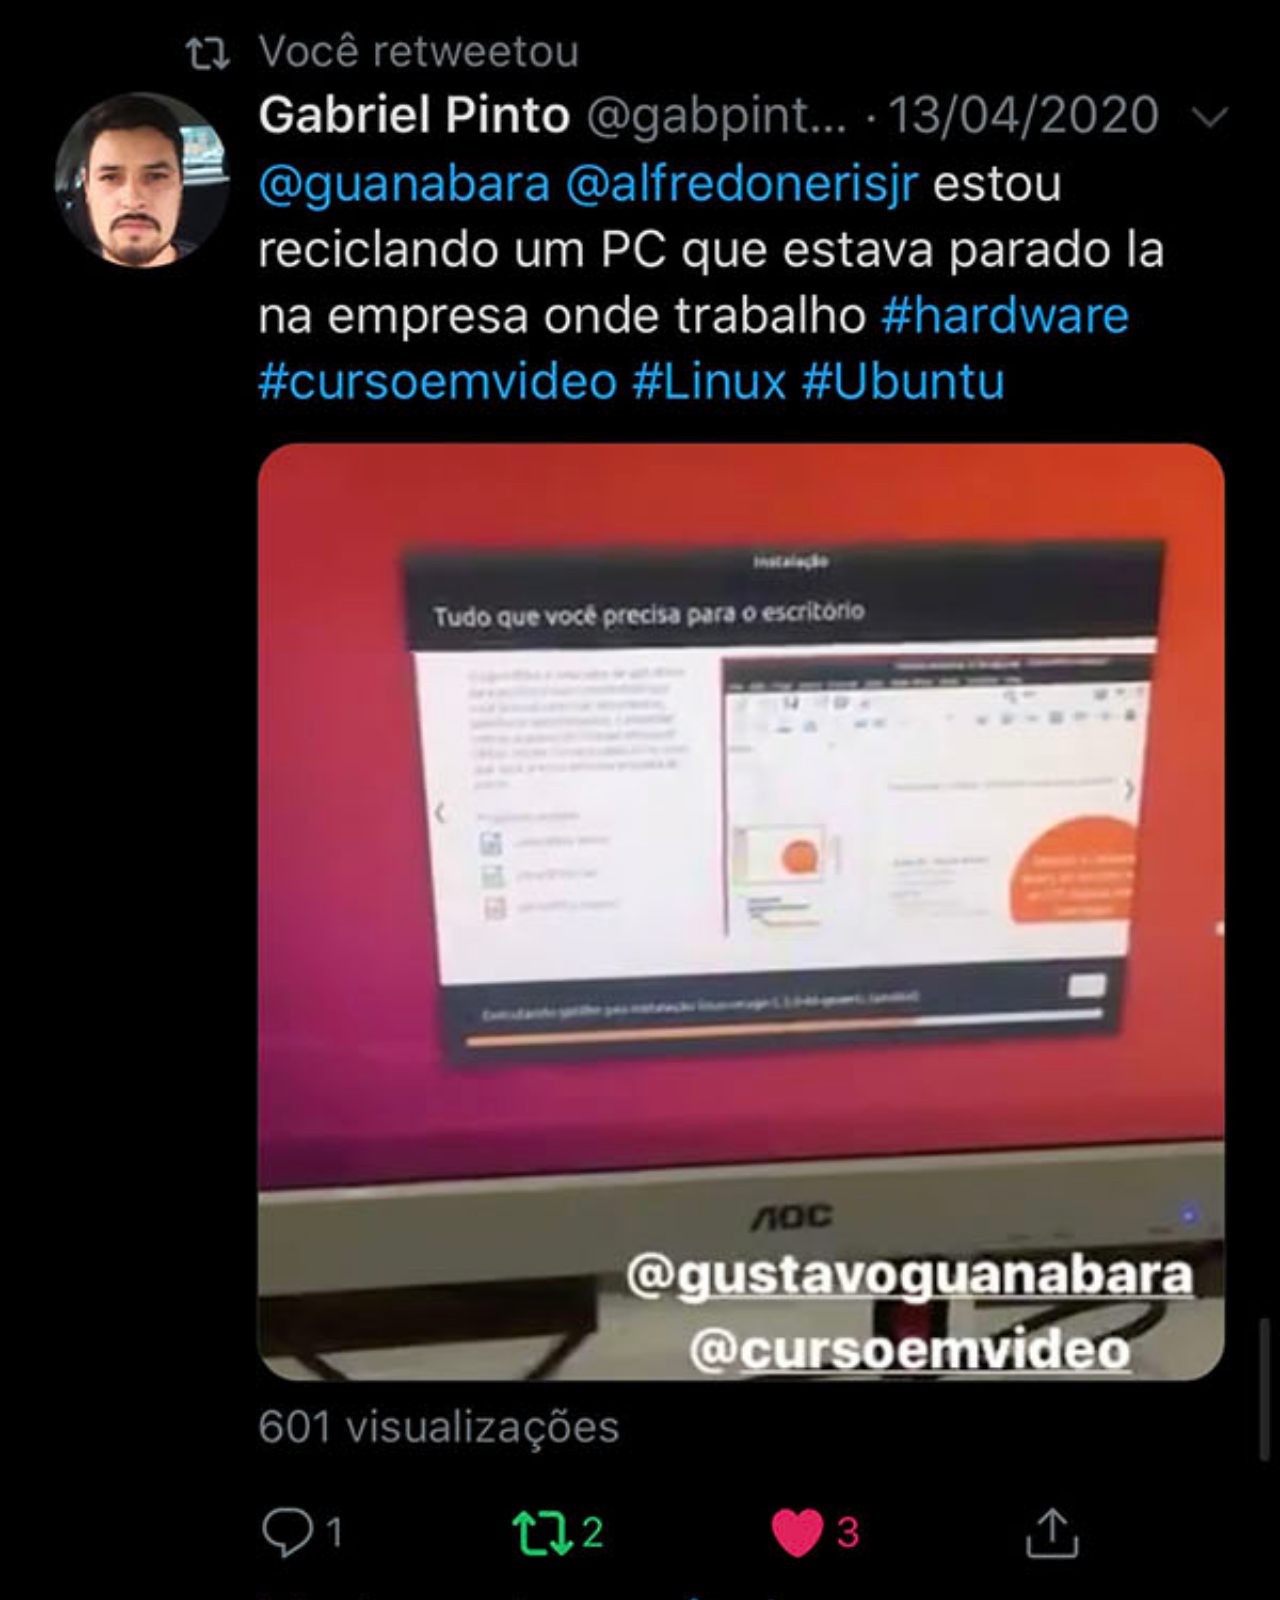
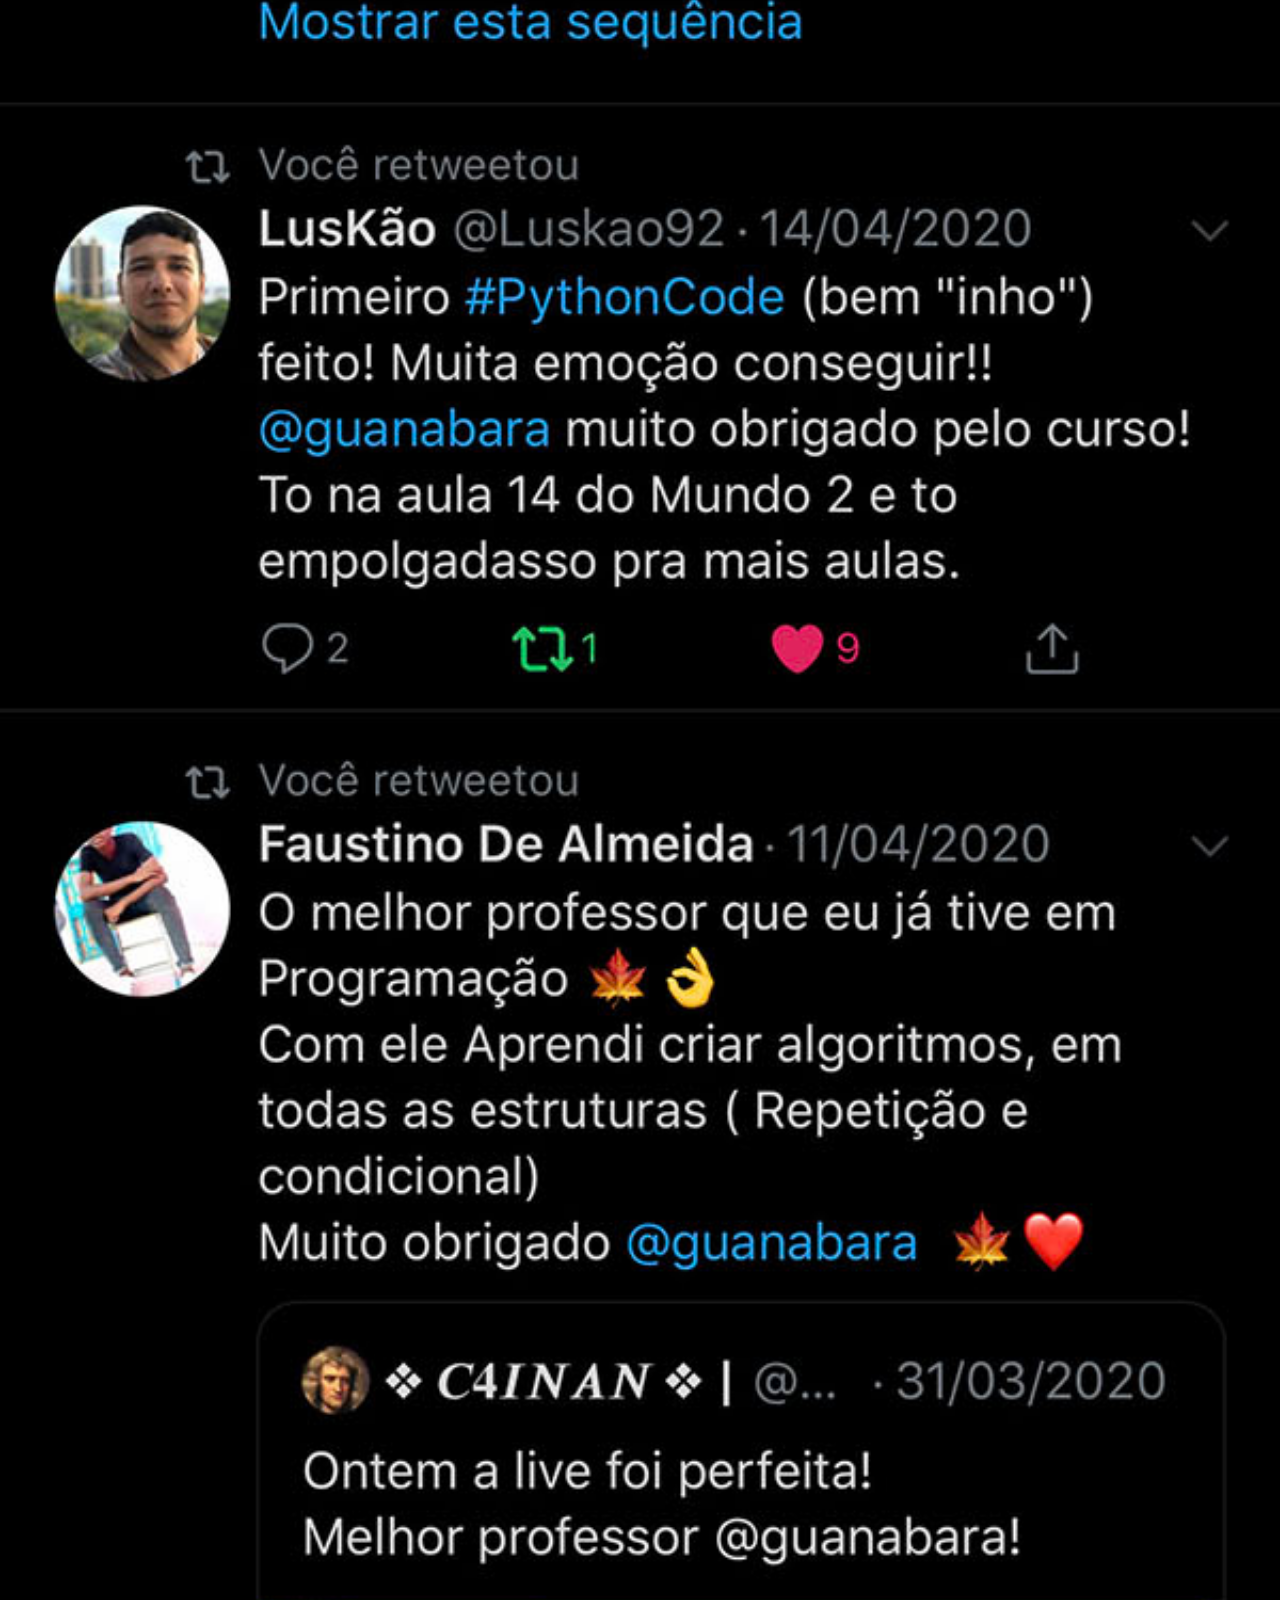
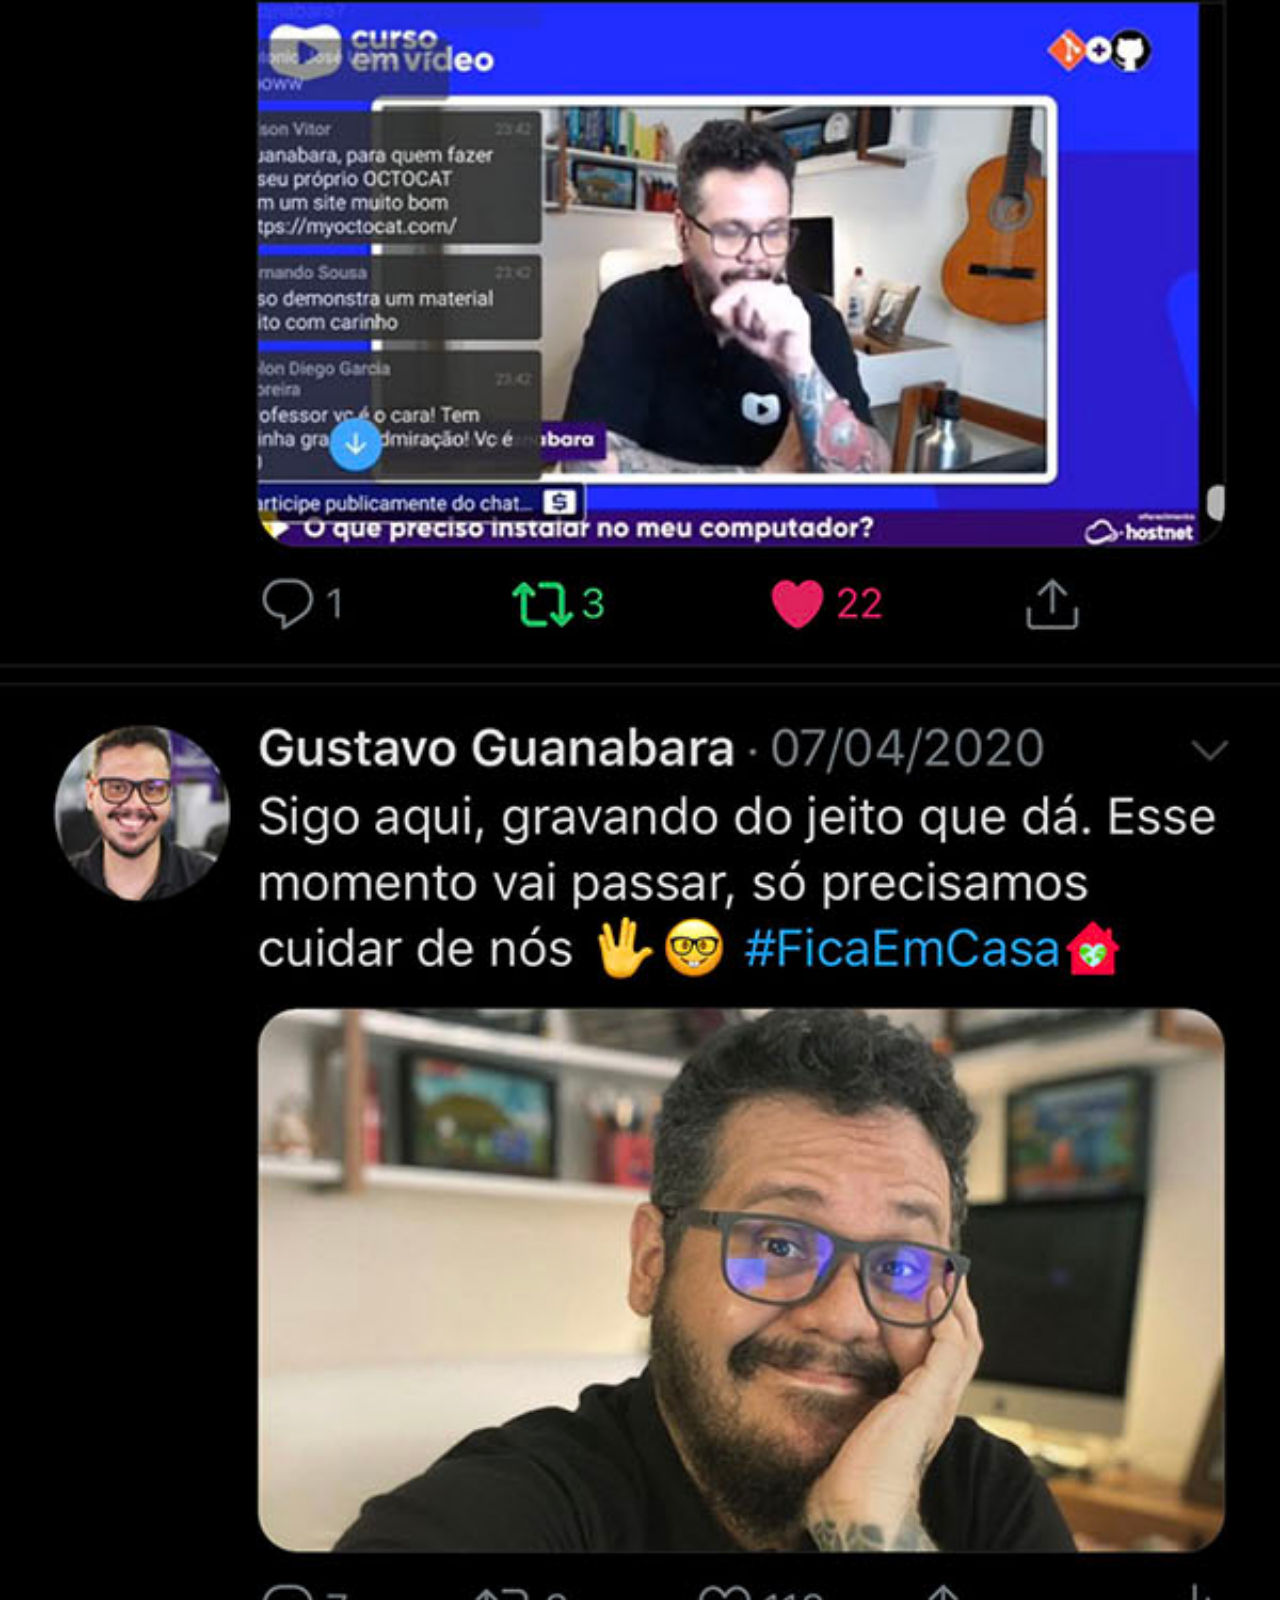
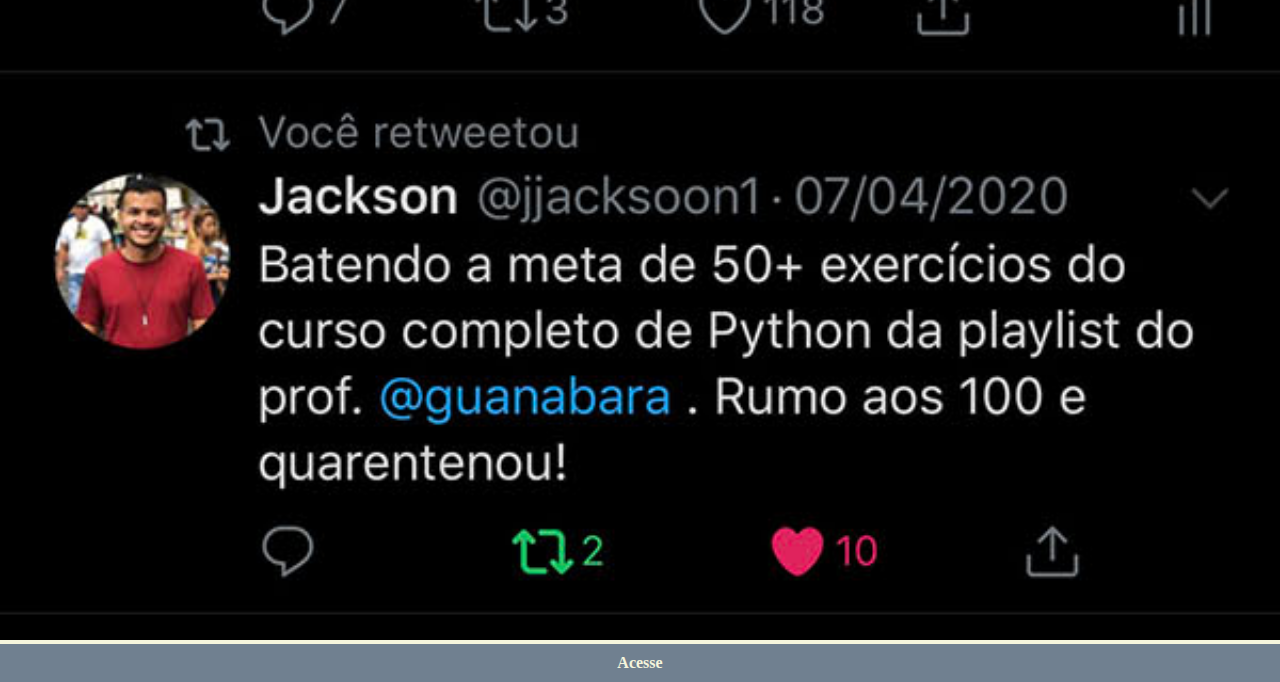
<file: twitter.html>
<!DOCTYPE html>
<html lang="pt-br">
<head>
    <meta charset="UTF-8">
    <meta name="viewport" content="width=device-width, initial-scale=1.0">
    <title>Twitter</title>
    <link rel="stylesheet" href="styleframe.css">
</head>
<body>
    <img src="imagens/tela-twitter.jpg" alt="" target="_blank">
    <a href="#">Acesse</a>
</body>
</html>
</file>
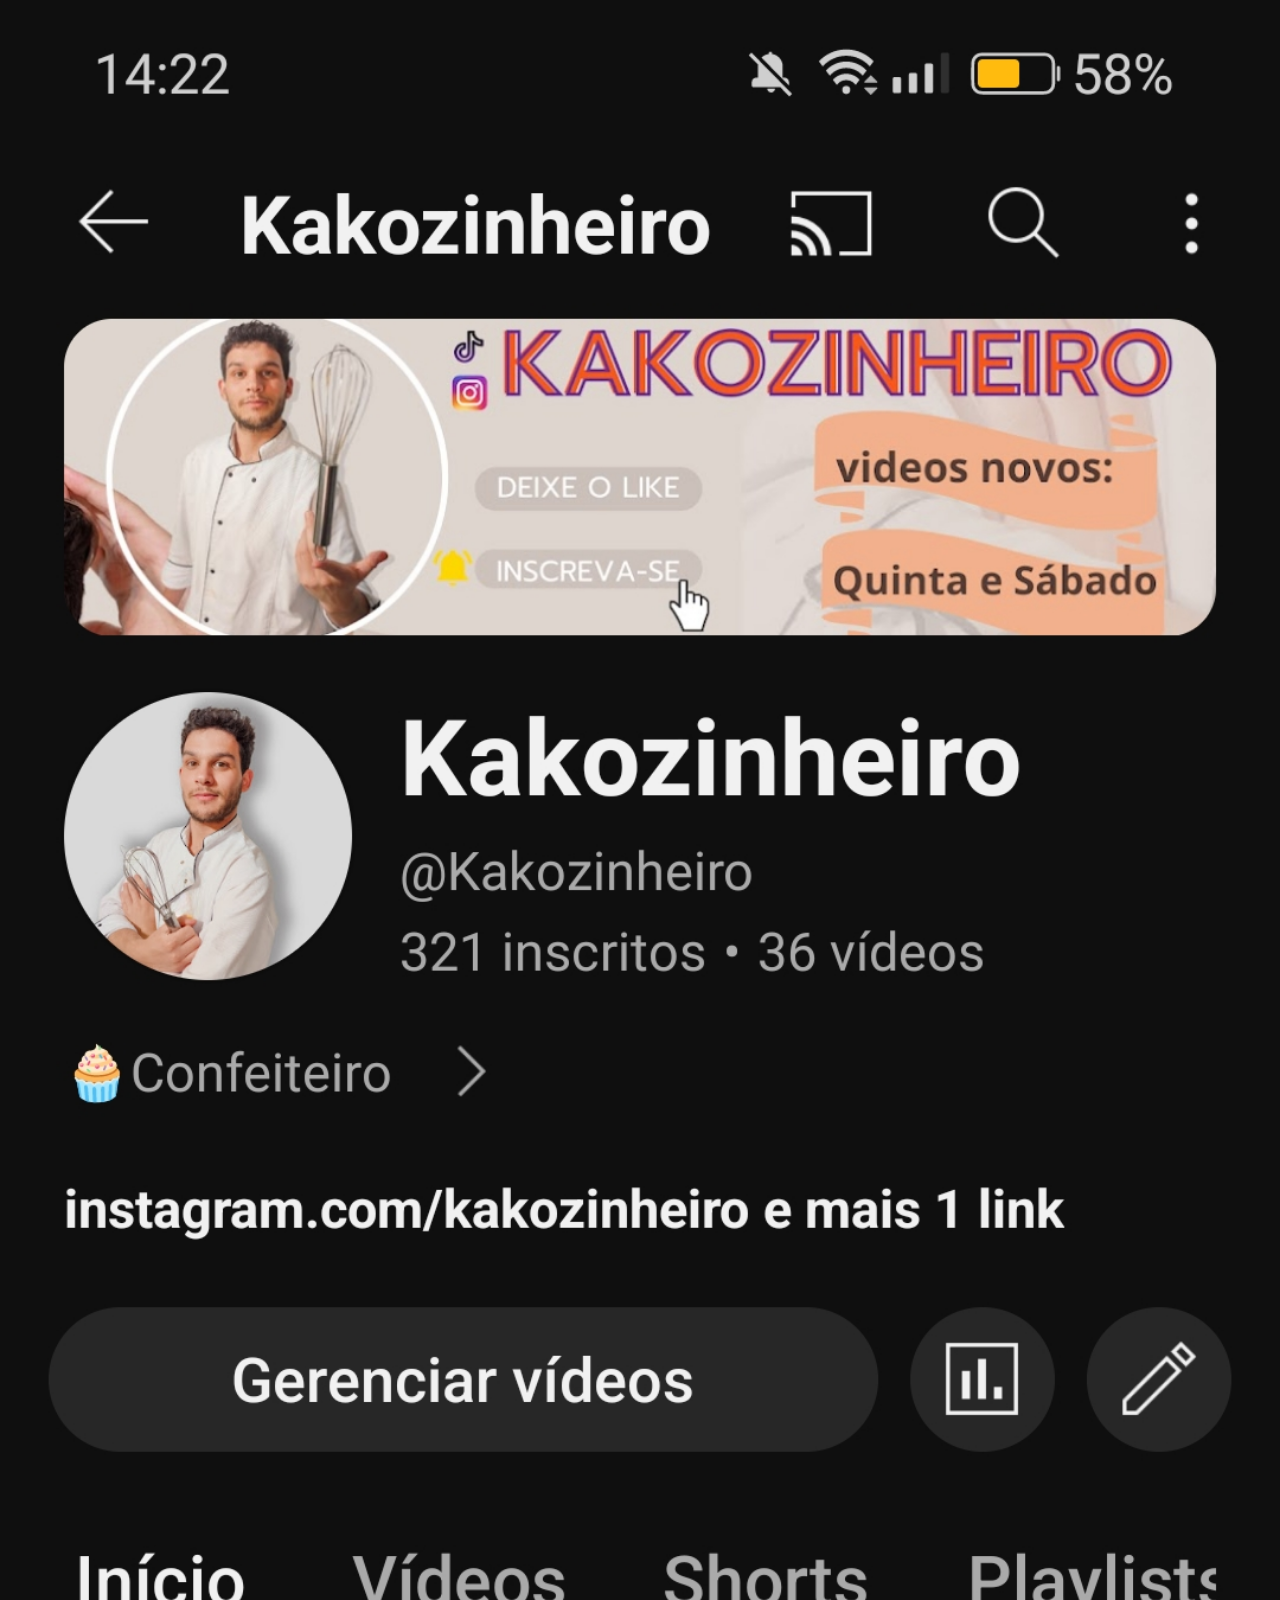
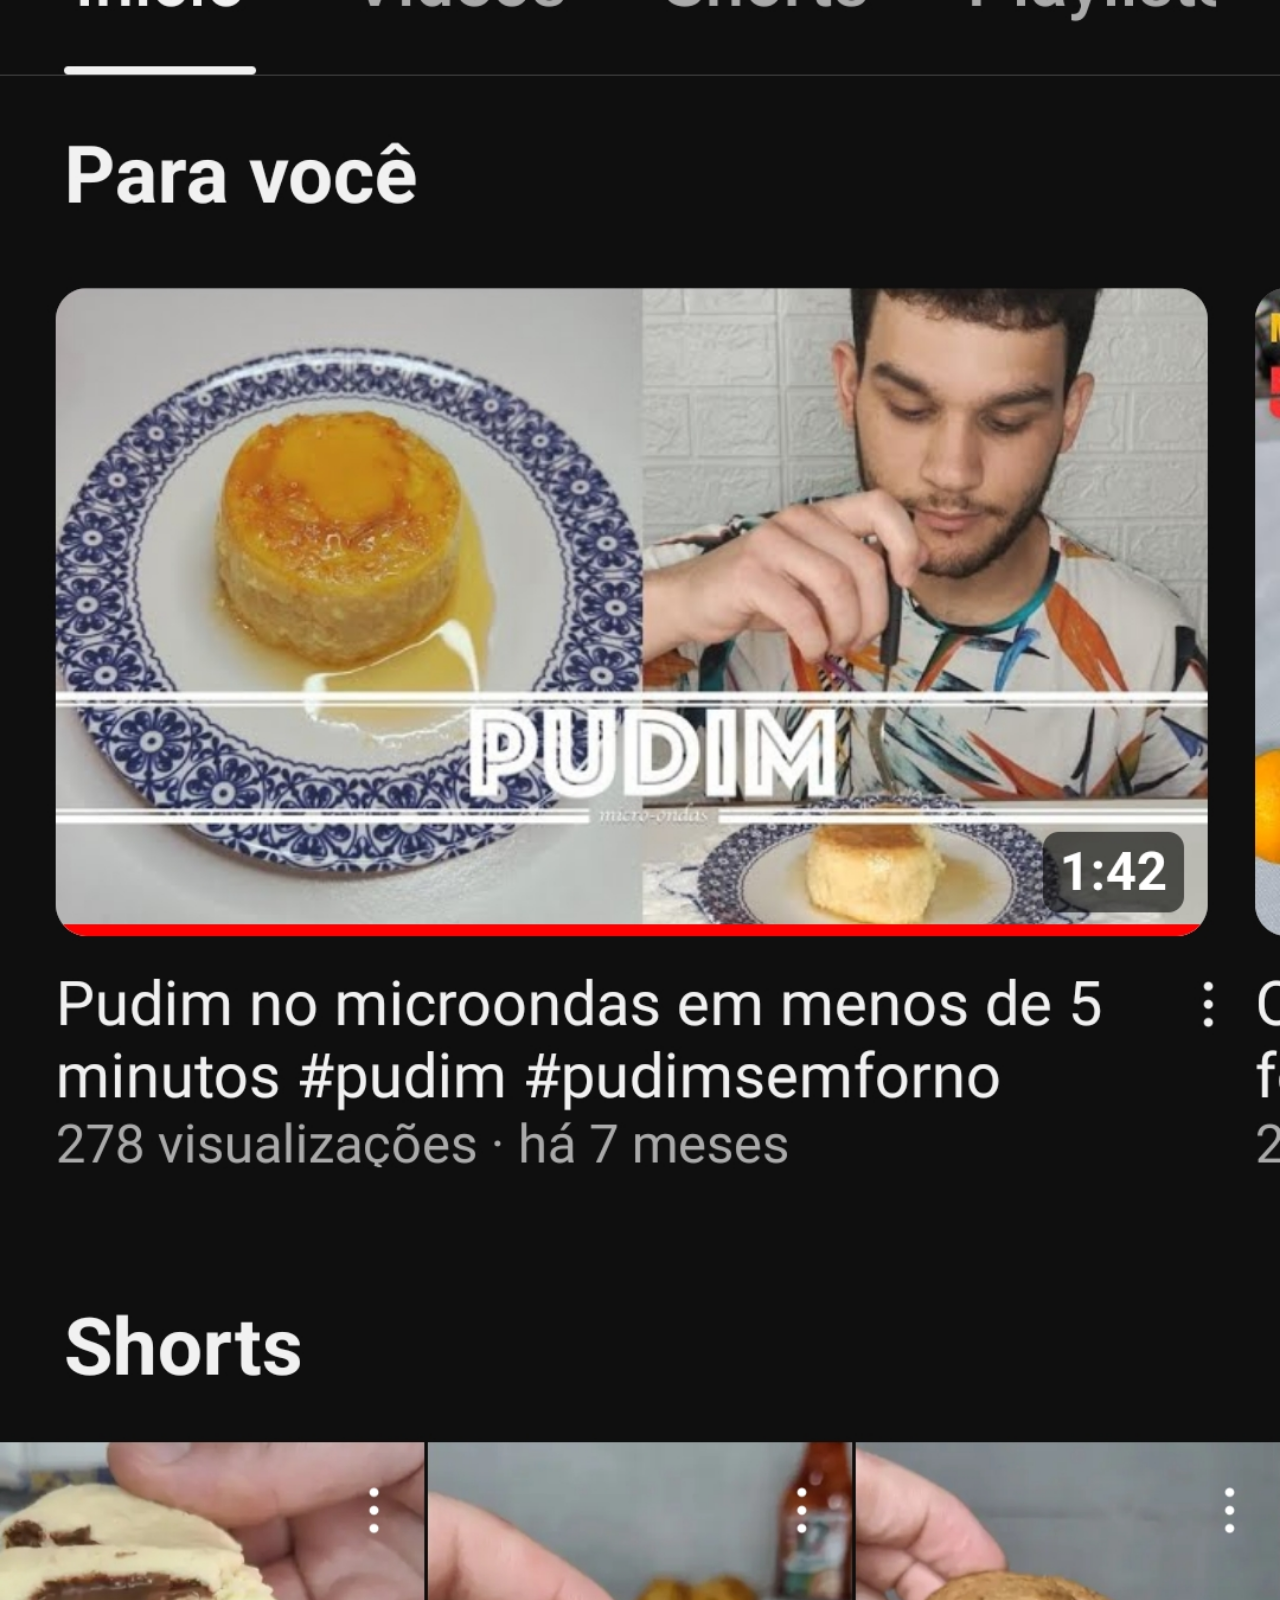
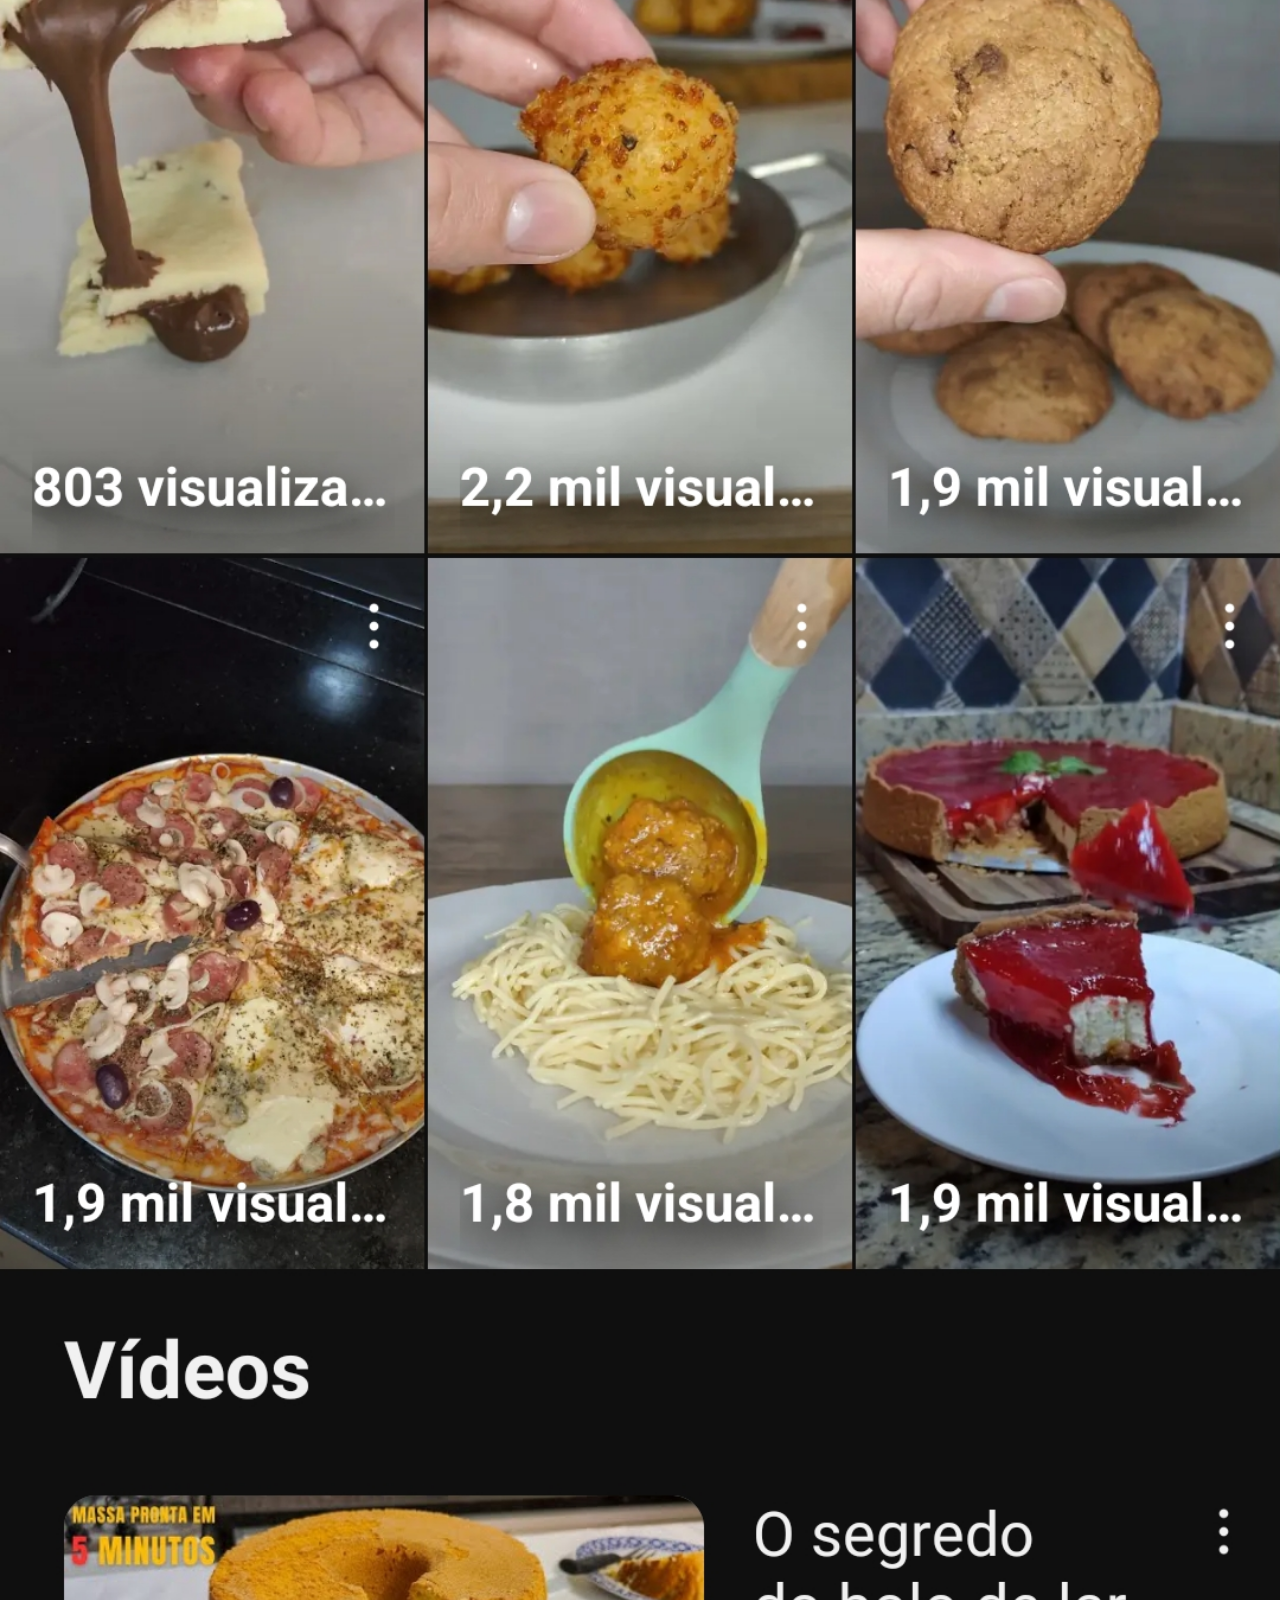
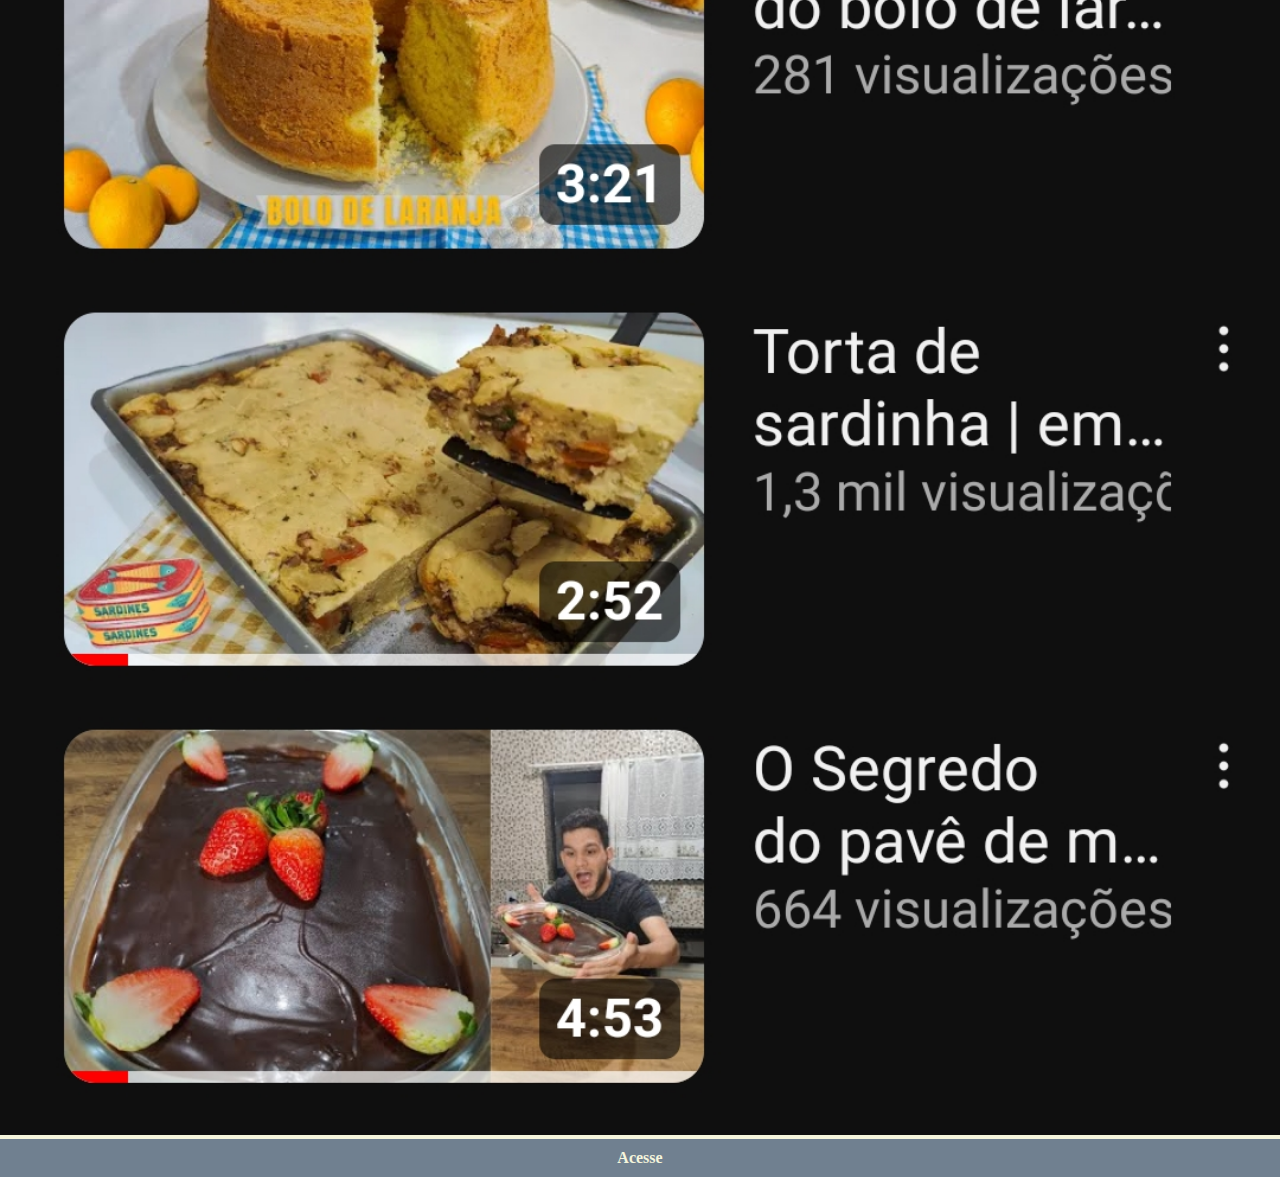
<file: youtube.html>
<!DOCTYPE html>
<html lang="pt-br">
<head>
    <meta charset="UTF-8">
    <meta name="viewport" content="width=device-width, initial-scale=1.0">
    <title>Youtube</title>
    <link rel="stylesheet" href="styleframe.css">
</head>
<body>
    <img src="imagens/tela-youtube.jpg" alt="" >
    <a href="https://www.youtube.com/@Kakozinheiro" target="_blank" >Acesse</a>
</body>
</html>
</file>
<file: style.css>
@charset "UTF-8";

*{
    margin: 0px;
    padding: 0px;
}
body{
    width: 100vw;
    height: 100vh;
    background: url("imagens/fundo-madeira.jpg")  no-repeat top center;
    background-size: cover;
    background-attachment: fixed;
}
section{
    display: inline-block;
}
#botoes a{
    display: block;
    width: 70px;
    height: 70px;
    margin: 10px;
    border-radius: 50%;
    position: relative;
    box-shadow:-2px 2px 4px black;
}
#botoes a:hover{
    transform: translate(10px);
    transition-duration: 0.3s;
    transition-delay: 0.1s;    
}
a > img{
    width: 70px;
    height: 70px;
    border-radius: 50%;
}
main{
    position: relative;
}
.tela-celular{
    background: url("imagens/frame-iphone.png") no-repeat;
    position: absolute;
    display: block;
    margin: auto;
    left: 50%;
    top: 50%;
    transform: translate(-50%,-50%);
    border: 20px;
    width: 320px;
    height: 650px;
}
#tela{
    background: url(imagens/tela-home.jpg) no-repeat;
    position: absolute;
    display: block;
    margin: auto;
    background-size: cover;
    left: 49%;
    top: 48%;
    transform: translate(-50%,-50%);
    border: 20px;
    width: 270px;
    height: 480px;
}
.imagens{
    height: 100vh;
}
</file>
<file: styleframe.css>
*{
    margin: 0px;
    padding: 0px;
}
::-webkit-scrollbar{
    width: 0px;
    height: 0px;
}
body{
    background-color: beige;
}
img{
    width: 100vw;
}
a{
    display: block;
    background-color: slategray;
    width: 100vw;
    text-align: center;
    text-decoration: none;
    color:beige;
    font-weight: bolder;
    padding-top: 10px;
    padding-bottom: 10px;
}
a:hover{
    color: red;
    font-size: 1.2em;
    transition-duration: 0.3s;
    background-color: rgb(131, 135, 139);
}
</file>
